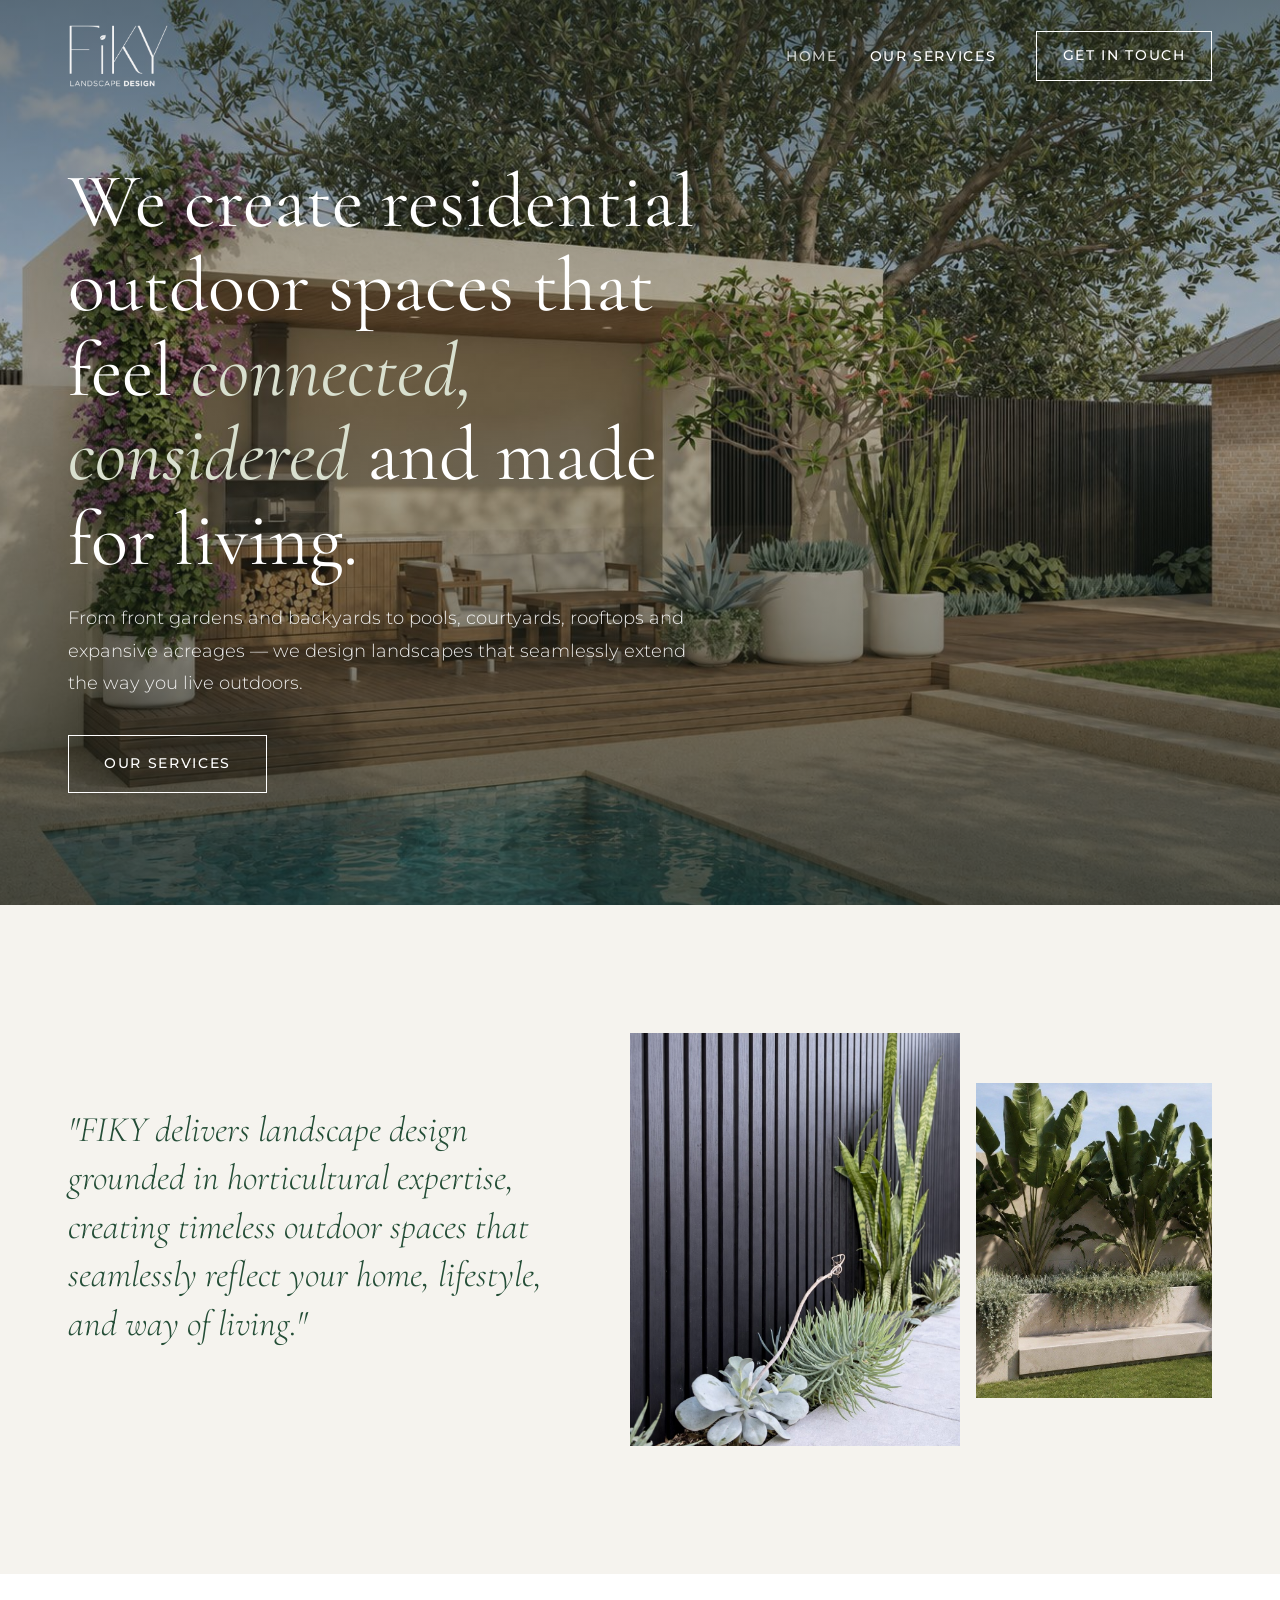
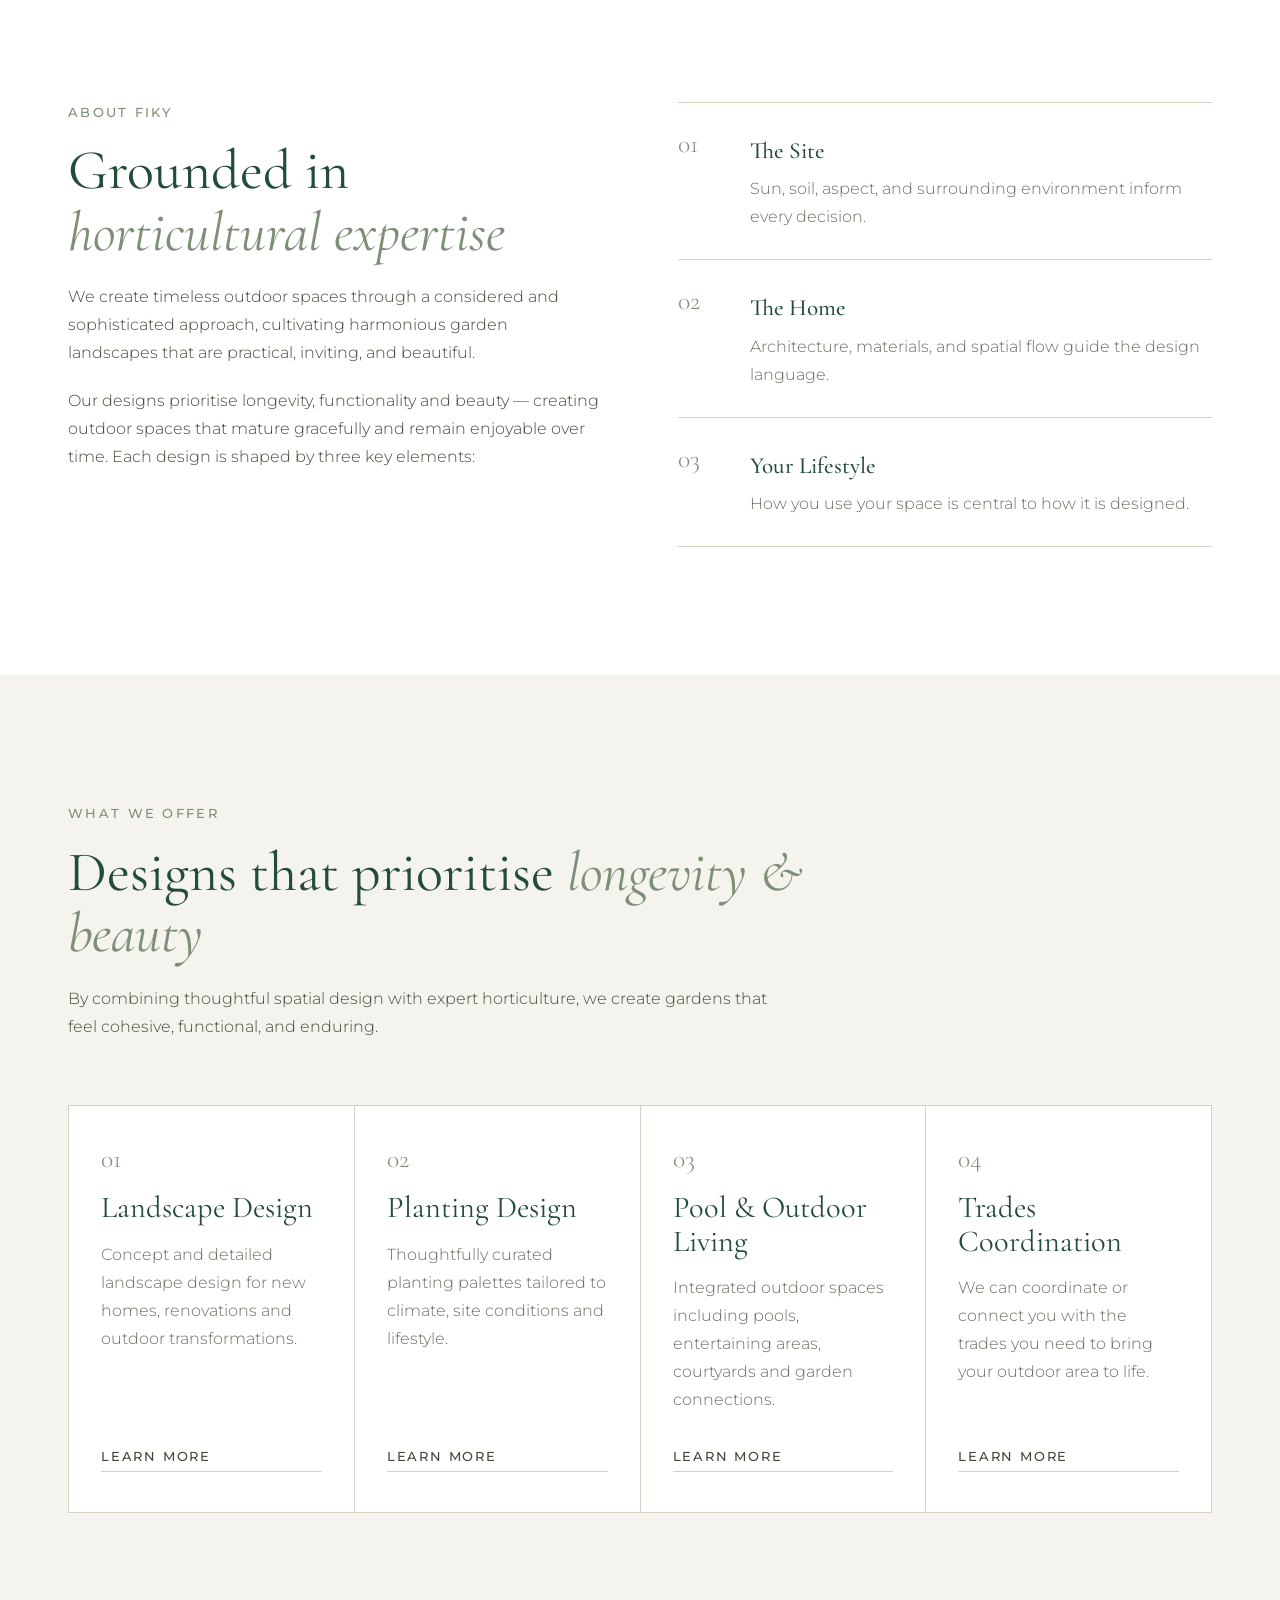
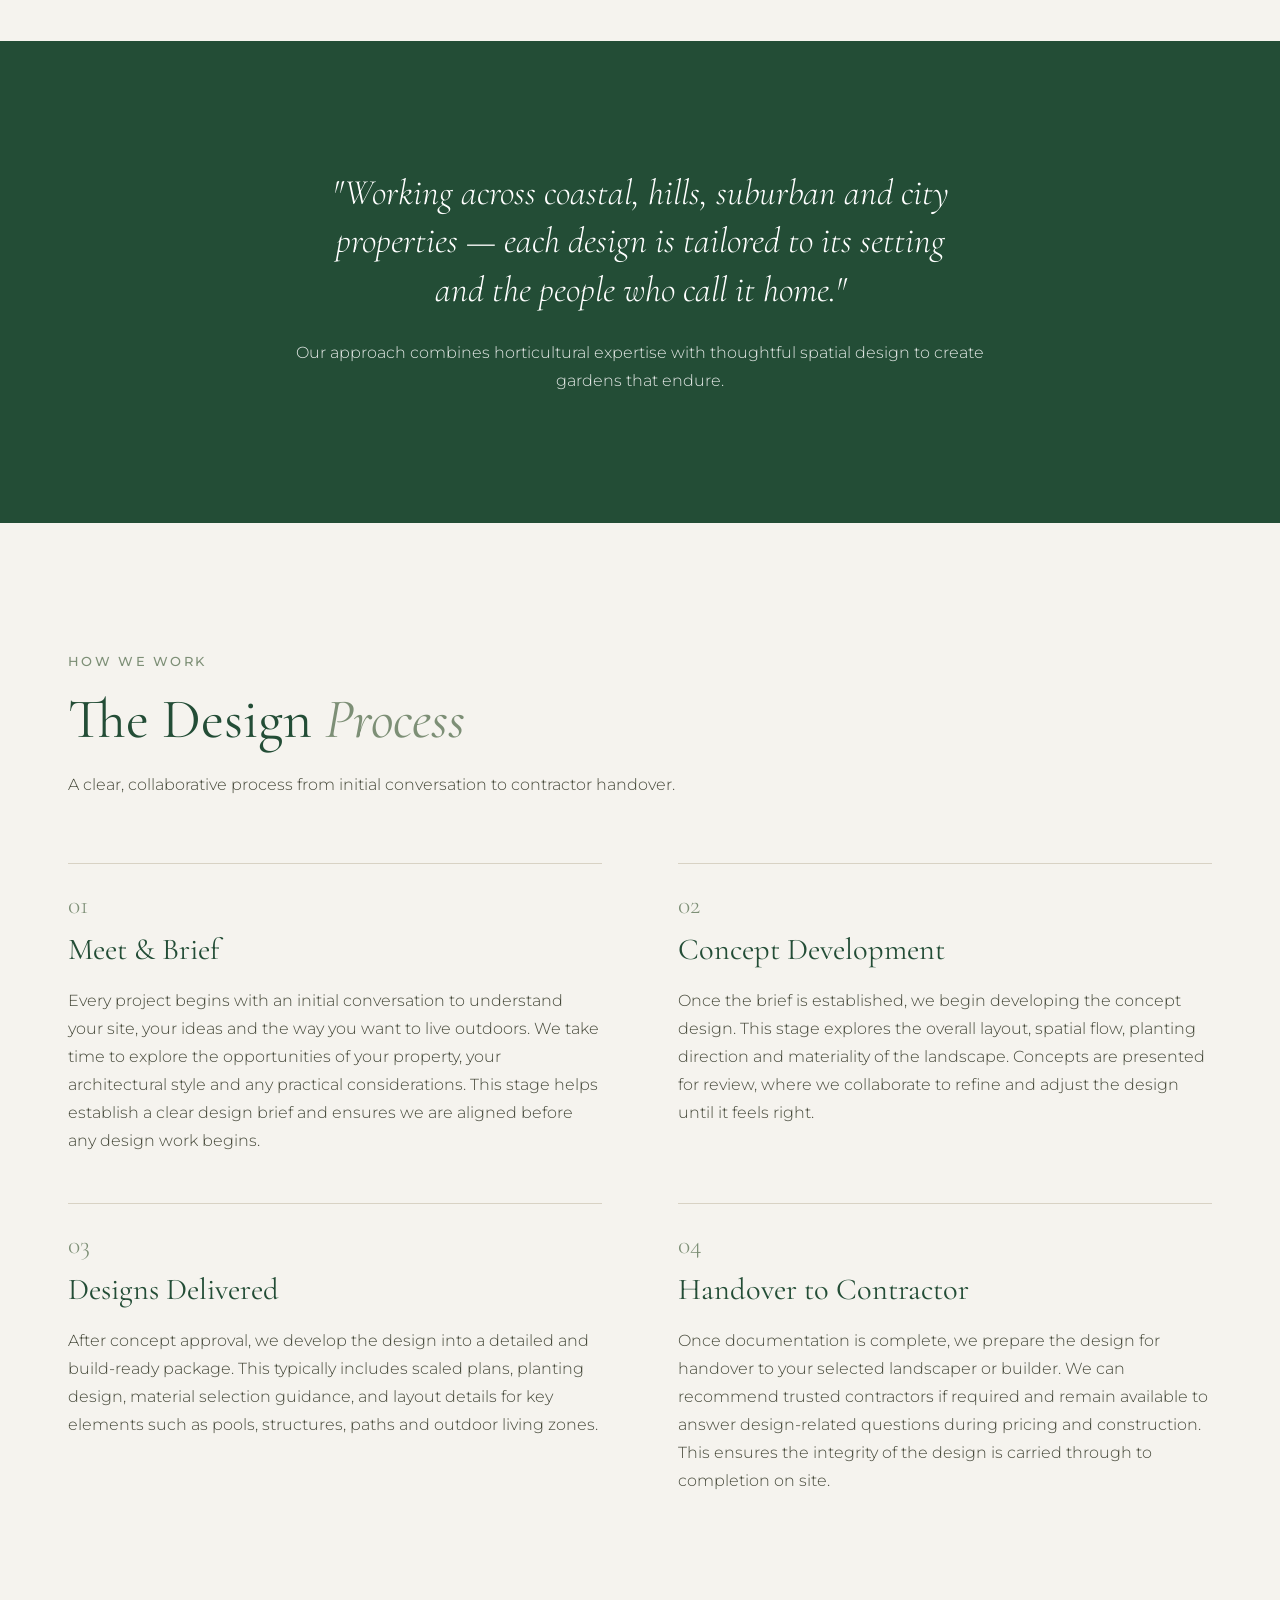
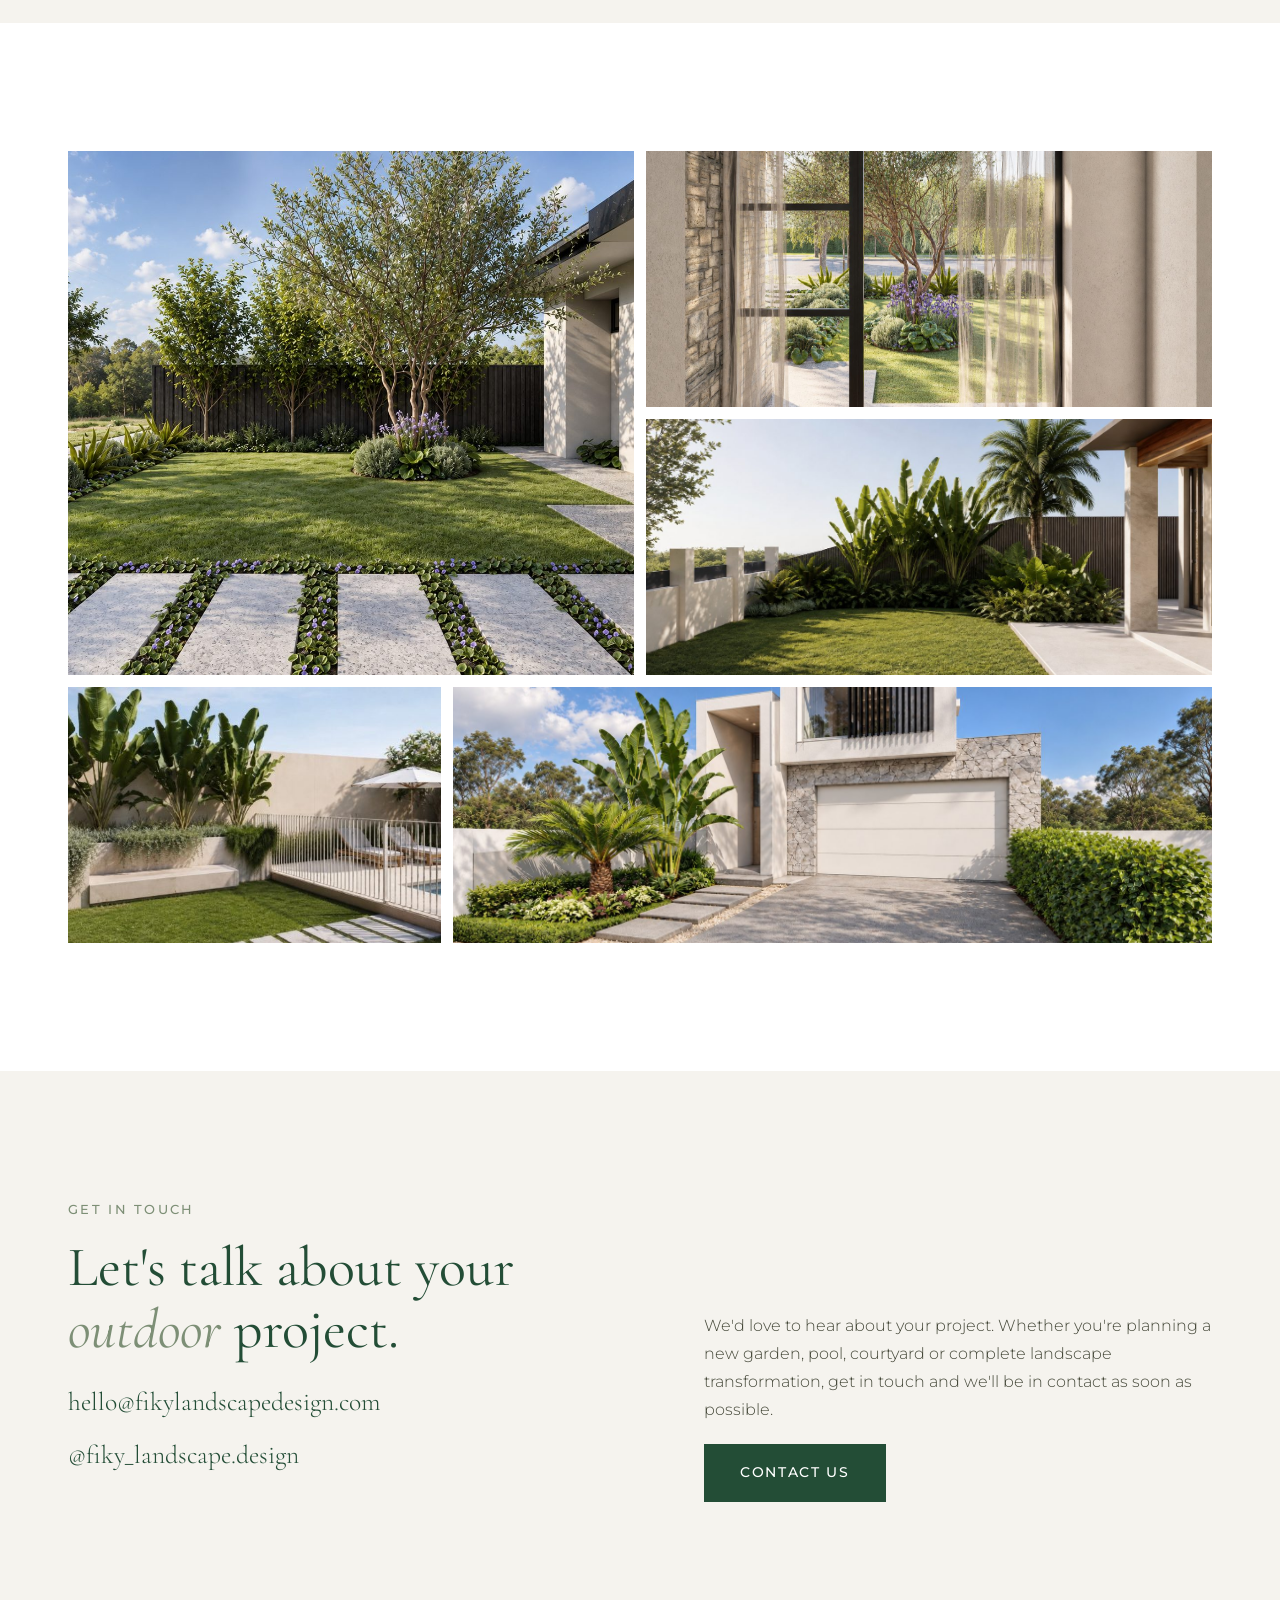
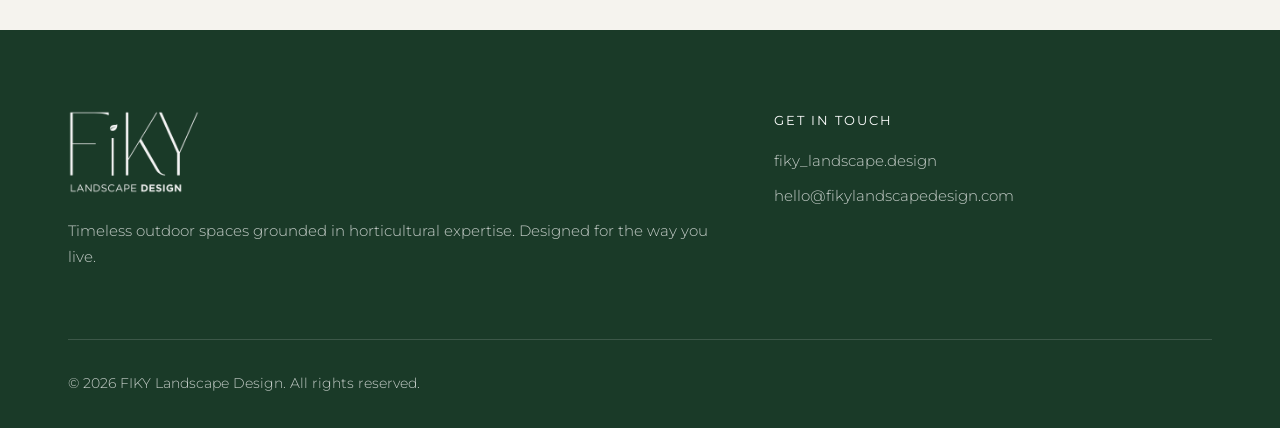
<file: index.html>
<!doctype html>
<html lang="en-AU">
<head>
<meta charset="utf-8">
<meta name="viewport" content="width=device-width, initial-scale=1">
<title>FIKY Landscape Design – We create residential outdoor spaces that feel welcoming, considered and made for living.</title>
<meta name="description" content="We create residential outdoor spaces that feel connected, considered and made for living. Landscape design for front gardens, backyards, pools, courtyards, rooftops and acreages across South Australia.">
<link rel="canonical" href="https://fikylandscapedesign.com/">
<meta property="og:type" content="website">
<meta property="og:site_name" content="FIKY Landscape Design">
<meta property="og:title" content="FIKY Landscape Design">
<meta property="og:description" content="We create residential outdoor spaces that feel connected, considered and made for living. Landscape design for front gardens, backyards, pools, courtyards, rooftops and acreages across South Australia.">
<meta property="og:url" content="https://fikylandscapedesign.com/">
<meta property="og:image" content="https://fikylandscapedesign.com/og-image.jpg">
<meta property="og:image:width" content="1200">
<meta property="og:image:height" content="630">
<meta name="twitter:card" content="summary_large_image">
<link rel="icon" type="image/png" href="/favicon.png">
<link rel="apple-touch-icon" href="/apple-touch-icon.png">
<meta name="theme-color" content="#234d36">
<link rel="preconnect" href="https://fonts.googleapis.com">
<link rel="preconnect" href="https://fonts.gstatic.com" crossorigin>
<link href="https://fonts.googleapis.com/css2?family=Cormorant+Garamond:ital,wght@0,400;0,500;1,400;1,500&family=Montserrat:wght@300;400;500;600&display=swap" rel="stylesheet">
<link rel="stylesheet" href="/styles.css">
<!-- Google Analytics 4 -->
<script async src="https://www.googletagmanager.com/gtag/js?id=G-3CTC7P4EQV"></script>
<script>
  window.dataLayer = window.dataLayer || [];
  function gtag(){dataLayer.push(arguments);}
  gtag('js', new Date());
  gtag('config', 'G-3CTC7P4EQV');
</script>
<!-- Microsoft Clarity -->
<script type="text/javascript">
    (function(c,l,a,r,i,t,y){
        c[a]=c[a]||function(){(c[a].q=c[a].q||[]).push(arguments)};
        t=l.createElement(r);t.async=1;t.src="https://www.clarity.ms/tag/"+i;
        y=l.getElementsByTagName(r)[0];y.parentNode.insertBefore(t,y);
    })(window, document, "clarity", "script", "yqmq55ql16");
</script>
</head>
<body>
<a class="skip-link" href="#content">Skip to main content</a>
<header class="site-header">
  <div class="wrap">
    <a class="logo" href="/" aria-label="FIKY Landscape Design home"><img class="logo-white" src="/logo-white.png" alt="FIKY Landscape Design" width="101" height="64"><img class="logo-green" src="/logo-green.png" alt="" aria-hidden="true" width="101" height="64"></a>
    <button class="nav-toggle" aria-label="Menu" aria-expanded="false" aria-controls="site-nav"><span></span><span></span><span></span></button>
    <nav class="nav" id="site-nav" aria-label="Main">
      <ul>
        <li><a href="/" aria-current="page">Home</a></li>
        <li><a href="/our-services/">Our Services</a></li>
      </ul>
      <a class="btn btn--light" href="/contact-us/">Get In Touch</a>
    </nav>
  </div>
</header>
<main id="content">

<section class="hero" style="background-image:url('/pool-cabana-outdoor-kitchen.jpg')">
  <div class="wrap">
    <h1>We create residential outdoor spaces that feel <em>connected, considered</em> and made for living.</h1>
    <p>From front gardens and backyards to pools, courtyards, rooftops and expansive acreages — we design landscapes that seamlessly extend the way you live outdoors.</p>
    <a class="btn btn--light" href="/our-services/">Our Services</a>
  </div>
</section>

<section class="section">
  <div class="wrap intro">
    <blockquote class="quote">"FIKY delivers landscape design grounded in horticultural expertise, creating timeless outdoor spaces that seamlessly reflect your home, lifestyle, and way of living."</blockquote>
    <div class="intro-images">
      <img src="/succulents-black-batten-fence.jpg" alt="Succulents and mother-in-law's tongue against a black batten fence" loading="lazy">
      <img src="/strelitzia-planter-bench.jpg" alt="Strelitzia above a rendered planter with built-in bench seat" loading="lazy">
    </div>
  </div>
</section>

<section class="section section--white">
  <div class="wrap about">
    <div>
      <span class="eyebrow">About FIKY</span>
      <h2>Grounded in <em>horticultural expertise</em></h2>
      <p>We create timeless outdoor spaces through a considered and sophisticated approach, cultivating harmonious garden landscapes that are practical, inviting, and beautiful.</p>
      <p>Our designs prioritise longevity, functionality and beauty — creating outdoor spaces that mature gracefully and remain enjoyable over time. Each design is shaped by three key elements:</p>
    </div>
    <ul class="elements">
      <li><span class="num">01</span><div><strong>The Site</strong><p>Sun, soil, aspect, and surrounding environment inform every decision.</p></div></li>
      <li><span class="num">02</span><div><strong>The Home</strong><p>Architecture, materials, and spatial flow guide the design language.</p></div></li>
      <li><span class="num">03</span><div><strong>Your Lifestyle</strong><p>How you use your space is central to how it is designed.</p></div></li>
    </ul>
  </div>
</section>

<section class="section">
  <div class="wrap">
    <div class="section-head">
      <span class="eyebrow">What We Offer</span>
      <h2>Designs that prioritise <em>longevity &amp; beauty</em></h2>
      <p>By combining thoughtful spatial design with expert horticulture, we create gardens that feel cohesive, functional, and enduring.</p>
    </div>
    <div class="offer-grid">
      <article class="offer"><span class="num">01</span><h3>Landscape Design</h3><p>Concept and detailed landscape design for new homes, renovations and outdoor transformations.</p><a class="text-link" href="/our-services/">Learn More</a></article>
      <article class="offer"><span class="num">02</span><h3>Planting Design</h3><p>Thoughtfully curated planting palettes tailored to climate, site conditions and lifestyle.</p><a class="text-link" href="/our-services/">Learn More</a></article>
      <article class="offer"><span class="num">03</span><h3>Pool &amp; Outdoor Living</h3><p>Integrated outdoor spaces including pools, entertaining areas, courtyards and garden connections.</p><a class="text-link" href="/our-services/">Learn More</a></article>
      <article class="offer"><span class="num">04</span><h3>Trades Coordination</h3><p>We can coordinate or connect you with the trades you need to bring your outdoor area to life.</p><a class="text-link" href="/our-services/">Learn More</a></article>
    </div>
  </div>
</section>

<section class="section section--forest statement">
  <div class="wrap">
    <p class="quote">"Working across coastal, hills, suburban and city properties — each design is tailored to its setting and the people who call it home."</p>
    <p>Our approach combines horticultural expertise with thoughtful spatial design to create gardens that endure.</p>
  </div>
</section>

<section class="section">
  <div class="wrap">
    <div class="section-head">
      <span class="eyebrow">How We Work</span>
      <h2>The Design <em>Process</em></h2>
      <p>A clear, collaborative process from initial conversation to contractor handover.</p>
    </div>
    <ol class="process">
      <li><span class="num">01</span><h3>Meet &amp; Brief</h3><p>Every project begins with an initial conversation to understand your site, your ideas and the way you want to live outdoors. We take time to explore the opportunities of your property, your architectural style and any practical considerations. This stage helps establish a clear design brief and ensures we are aligned before any design work begins.</p></li>
      <li><span class="num">02</span><h3>Concept Development</h3><p>Once the brief is established, we begin developing the concept design. This stage explores the overall layout, spatial flow, planting direction and materiality of the landscape. Concepts are presented for review, where we collaborate to refine and adjust the design until it feels right.</p></li>
      <li><span class="num">03</span><h3>Designs Delivered</h3><p>After concept approval, we develop the design into a detailed and build-ready package. This typically includes scaled plans, planting design, material selection guidance, and layout details for key elements such as pools, structures, paths and outdoor living zones.</p></li>
      <li><span class="num">04</span><h3>Handover to Contractor</h3><p>Once documentation is complete, we prepare the design for handover to your selected landscaper or builder. We can recommend trusted contractors if required and remain available to answer design-related questions during pricing and construction. This ensures the integrity of the design is carried through to completion on site.</p></li>
    </ol>
  </div>
</section>

<section class="section section--white" aria-label="Project gallery">
  <div class="wrap">
  <div class="gallery">
    <img src="/daw-park-side-garden.jpg" alt="FIKY landscape design project 1" loading="lazy">
    <img src="/daw-park-view-from-inside.jpg" alt="FIKY landscape design project 2" loading="lazy">
    <img src="/tropical-lawn-palm-garden.jpg" alt="FIKY landscape design project 3" loading="lazy">
    <img src="/pool-fence-strelitzia.jpg" alt="FIKY landscape design project 4" loading="lazy">
    <img src="/modern-facade-tropical-entry.jpg" alt="FIKY landscape design project 5" loading="lazy">
  </div>
  </div>
</section>

<section class="section">
  <div class="wrap contact-band">
    <div>
      <span class="eyebrow">Get in Touch</span>
      <h2>Let's talk about your <em>outdoor</em> project.</h2>
      <ul class="contact-links">
        <li><a href="mailto:hello@fikylandscapedesign.com">hello@fikylandscapedesign.com</a></li>
        <li><a href="https://www.instagram.com/fiky_landscape.design/" target="_blank" rel="noopener">@fiky_landscape.design</a></li>
      </ul>
    </div>
    <div>
      <p>We'd love to hear about your project. Whether you're planning a new garden, pool, courtyard or complete landscape transformation, get in touch and we'll be in contact as soon as possible.</p>
      <a class="btn" href="/contact-us/">Contact Us</a>
    </div>
  </div>
</section>
</main>
<footer class="site-footer">
  <div class="wrap">
    <div class="footer-grid">
      <div>
        <img src="/logo-white.png" alt="FIKY Landscape Design" width="132" height="84" loading="lazy">
        <p>Timeless outdoor spaces grounded in horticultural expertise. Designed for the way you live.</p>
      </div>
      <div>
        <h4>Get In Touch</h4>
        <ul>
          <li><a href="https://www.instagram.com/fiky_landscape.design/" target="_blank" rel="noopener">fiky_landscape.design</a></li>
          <li><a href="mailto:hello@fikylandscapedesign.com">hello@fikylandscapedesign.com</a></li>
        </ul>
      </div>
    </div>
    <p class="copyright">&copy; <span data-year>2026</span> FIKY Landscape Design. All rights reserved.</p>
  </div>
</footer>
<script src="/main.js" defer></script>
</body>
</html>
</file>
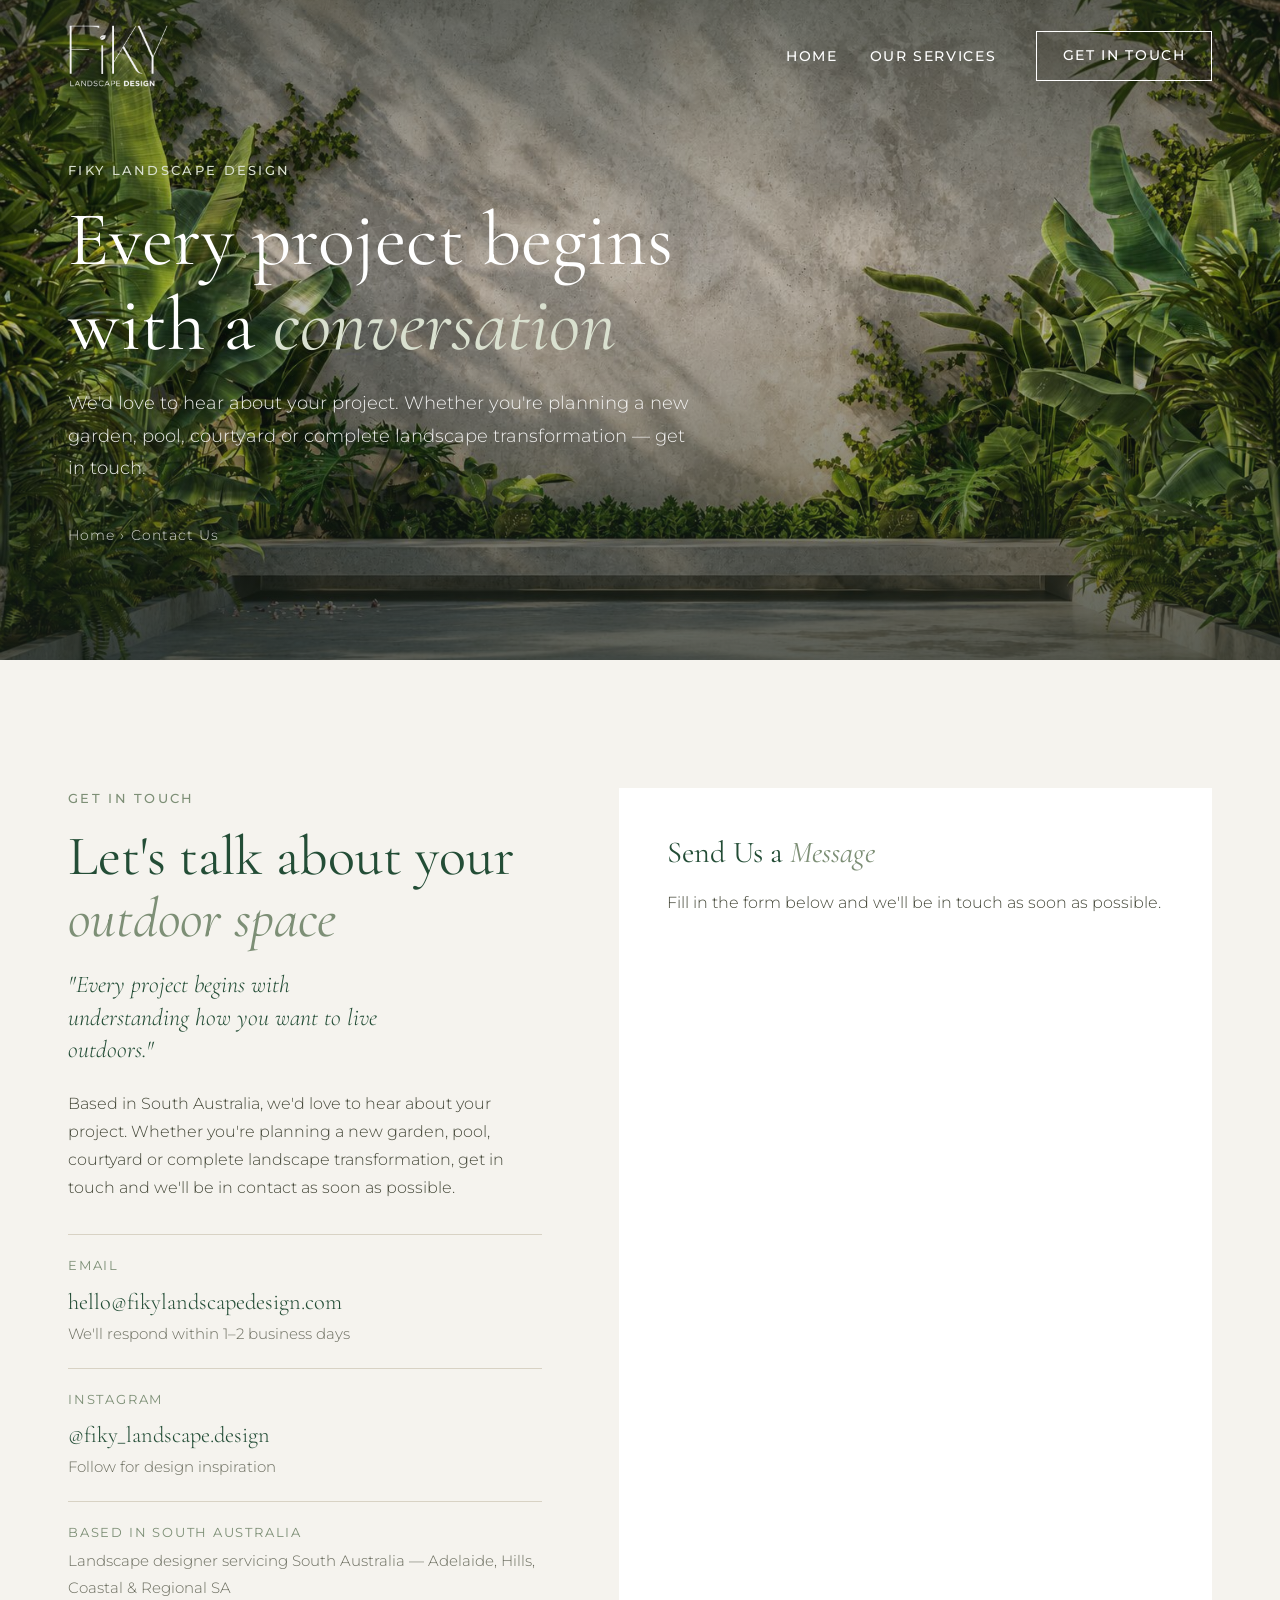
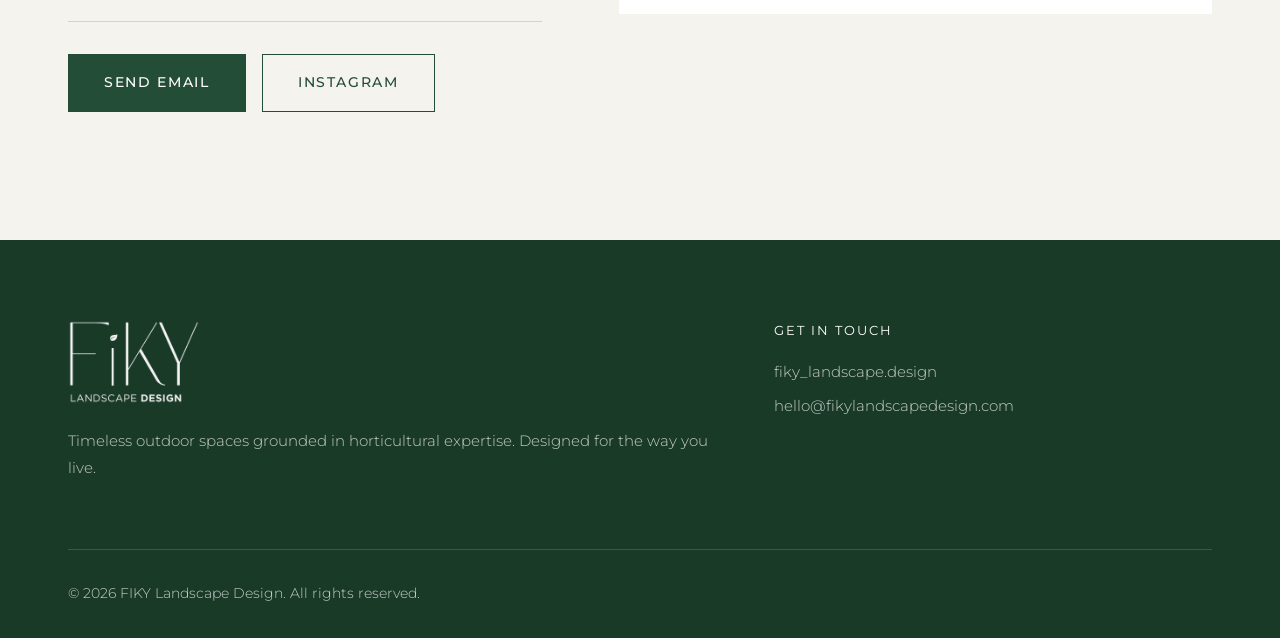
<file: contact-us.html>
<!doctype html>
<html lang="en-AU">
<head>
<meta charset="utf-8">
<meta name="viewport" content="width=device-width, initial-scale=1">
<title>Contact Us – FIKY Landscape Design</title>
<meta name="description" content="Every project begins with a conversation. Landscape designer servicing South Australia: Adelaide, Hills, Coastal and Regional SA.">
<link rel="canonical" href="https://fikylandscapedesign.com/contact-us/">
<meta property="og:type" content="website">
<meta property="og:site_name" content="FIKY Landscape Design">
<meta property="og:title" content="Contact Us">
<meta property="og:description" content="Every project begins with a conversation. Landscape designer servicing South Australia: Adelaide, Hills, Coastal and Regional SA.">
<meta property="og:url" content="https://fikylandscapedesign.com/contact-us/">
<meta property="og:image" content="https://fikylandscapedesign.com/og-image.jpg">
<meta property="og:image:width" content="1200">
<meta property="og:image:height" content="630">
<meta name="twitter:card" content="summary_large_image">
<link rel="icon" type="image/png" href="/favicon.png">
<link rel="apple-touch-icon" href="/apple-touch-icon.png">
<meta name="theme-color" content="#234d36">
<link rel="preconnect" href="https://fonts.googleapis.com">
<link rel="preconnect" href="https://fonts.gstatic.com" crossorigin>
<link href="https://fonts.googleapis.com/css2?family=Cormorant+Garamond:ital,wght@0,400;0,500;1,400;1,500&family=Montserrat:wght@300;400;500;600&display=swap" rel="stylesheet">
<link rel="stylesheet" href="/styles.css">
<!-- Google Analytics 4 -->
<script async src="https://www.googletagmanager.com/gtag/js?id=G-3CTC7P4EQV"></script>
<script>
  window.dataLayer = window.dataLayer || [];
  function gtag(){dataLayer.push(arguments);}
  gtag('js', new Date());
  gtag('config', 'G-3CTC7P4EQV');
</script>
<!-- Microsoft Clarity (heatmaps and recordings) -->
<script>
  (function(c,l,a,r,i,t,y){
    c[a]=c[a]||function(){(c[a].q=c[a].q||[]).push(arguments)};
    t=l.createElement(r);t.async=1;t.src="https://www.clarity.ms/tag/"+i;
    y=l.getElementsByTagName(r)[0];y.parentNode.insertBefore(t,y);
  })(window, document, "clarity", "script", "yqmq55ql16");
</script>
</head>
<body>
<a class="skip-link" href="#content">Skip to main content</a>
<header class="site-header">
  <div class="wrap">
    <a class="logo" href="/" aria-label="FIKY Landscape Design home"><img class="logo-white" src="/logo-white.png" alt="FIKY Landscape Design" width="101" height="64"><img class="logo-green" src="/logo-green.png" alt="" aria-hidden="true" width="101" height="64"></a>
    <button class="nav-toggle" aria-label="Menu" aria-expanded="false" aria-controls="site-nav"><span></span><span></span><span></span></button>
    <nav class="nav" id="site-nav" aria-label="Main">
      <ul>
        <li><a href="/">Home</a></li>
        <li><a href="/our-services/">Our Services</a></li>
      </ul>
      <a class="btn btn--light" href="/contact-us/">Get In Touch</a>
    </nav>
  </div>
</header>
<main id="content">

<section class="hero hero--page" style="background-image:url('/tropical-courtyard-render.jpg')">
  <div class="wrap">
    <span class="eyebrow">FIKY Landscape Design</span>
    <h1>Every project begins with a <em>conversation</em></h1>
    <p>We'd love to hear about your project. Whether you're planning a new garden, pool, courtyard or complete landscape transformation — get in touch.</p>
    <nav class="breadcrumb" aria-label="Breadcrumb"><a href="/">Home</a> &rsaquo; Contact Us</nav>
  </div>
</section>

<section class="section">
  <div class="wrap contact-grid">
    <div>
      <span class="eyebrow">Get in Touch</span>
      <h2>Let's talk about your <em>outdoor space</em></h2>
      <p class="quote" style="font-size:1.5rem">"Every project begins with understanding how you want to live outdoors."</p>
      <p>Based in South Australia, we'd love to hear about your project. Whether you're planning a new garden, pool, courtyard or complete landscape transformation, get in touch and we'll be in contact as soon as possible.</p>
      <ul class="details">
        <li><strong>Email</strong><a href="mailto:hello@fikylandscapedesign.com">hello@fikylandscapedesign.com</a><span>We'll respond within 1–2 business days</span></li>
        <li><strong>Instagram</strong><a href="https://www.instagram.com/fiky_landscape.design/" target="_blank" rel="noopener">@fiky_landscape.design</a><span>Follow for design inspiration</span></li>
        <li><strong>Based in South Australia</strong><span>Landscape designer servicing South Australia — Adelaide, Hills, Coastal &amp; Regional SA</span></li>
      </ul>
      <div class="btn-row">
        <a class="btn" href="mailto:hello@fikylandscapedesign.com">Send Email</a>
        <a class="btn btn--ghost" href="https://www.instagram.com/fiky_landscape.design/" target="_blank" rel="noopener">Instagram</a>
      </div>
    </div>
    <div class="form-card">
      <h3>Send Us a <em>Message</em></h3>
      <p>Fill in the form below and we'll be in touch as soon as possible.</p>
      <!-- Tally form: tally.so/r/A71jjy -->
      <iframe data-tally-src="https://tally.so/embed/A71jjy?alignLeft=1&amp;hideTitle=1&amp;transparentBackground=1&amp;dynamicHeight=1" loading="lazy" width="100%" height="620" frameborder="0" marginheight="0" marginwidth="0" title="Send us a message"></iframe>
      <noscript><p>Please email <a href="mailto:hello@fikylandscapedesign.com">hello@fikylandscapedesign.com</a>.</p></noscript>
    </div>
  </div>
</section>
</main>
<footer class="site-footer">
  <div class="wrap">
    <div class="footer-grid">
      <div>
        <img src="/logo-white.png" alt="FIKY Landscape Design" width="132" height="84" loading="lazy">
        <p>Timeless outdoor spaces grounded in horticultural expertise. Designed for the way you live.</p>
      </div>
      <div>
        <h4>Get In Touch</h4>
        <ul>
          <li><a href="https://www.instagram.com/fiky_landscape.design/" target="_blank" rel="noopener">fiky_landscape.design</a></li>
          <li><a href="mailto:hello@fikylandscapedesign.com">hello@fikylandscapedesign.com</a></li>
        </ul>
      </div>
    </div>
    <p class="copyright">&copy; <span data-year>2026</span> FIKY Landscape Design. All rights reserved.</p>
  </div>
</footer>
<script src="/main.js" defer></script>
</body>
</html>
</file>
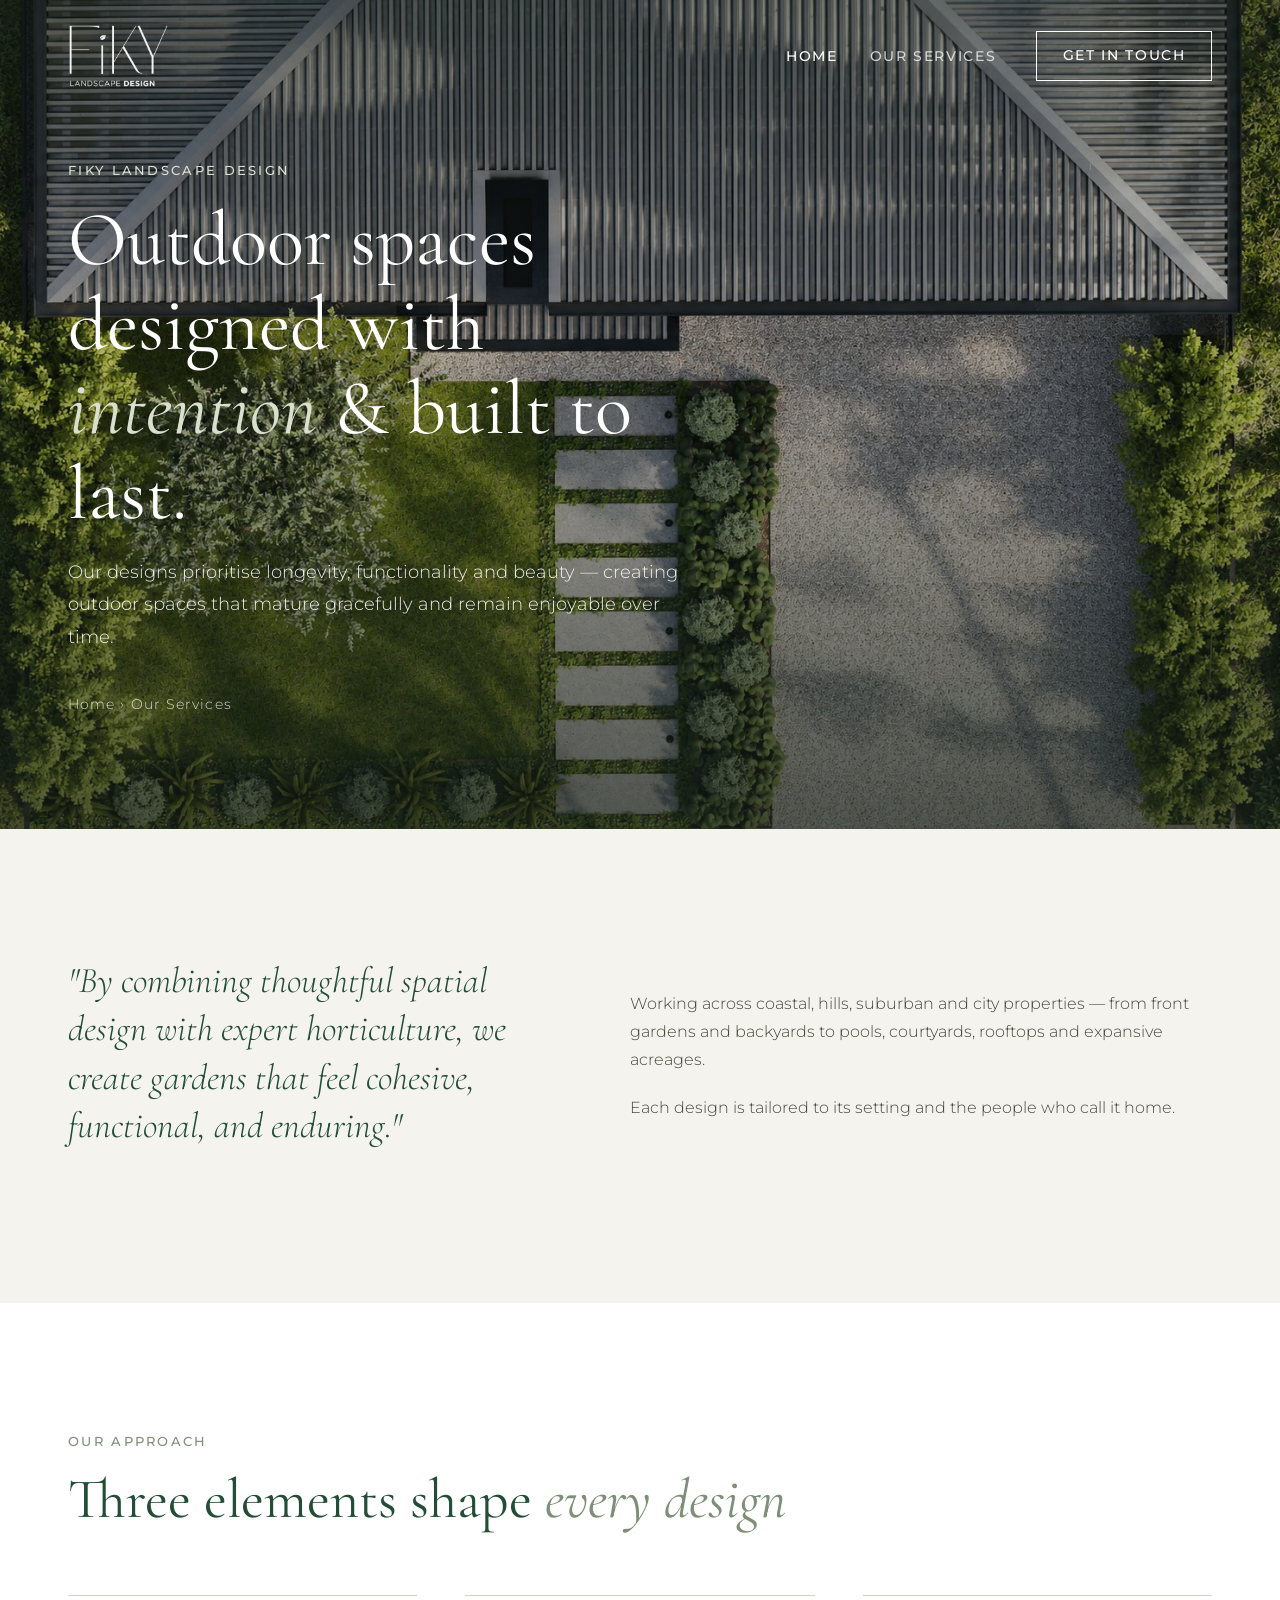
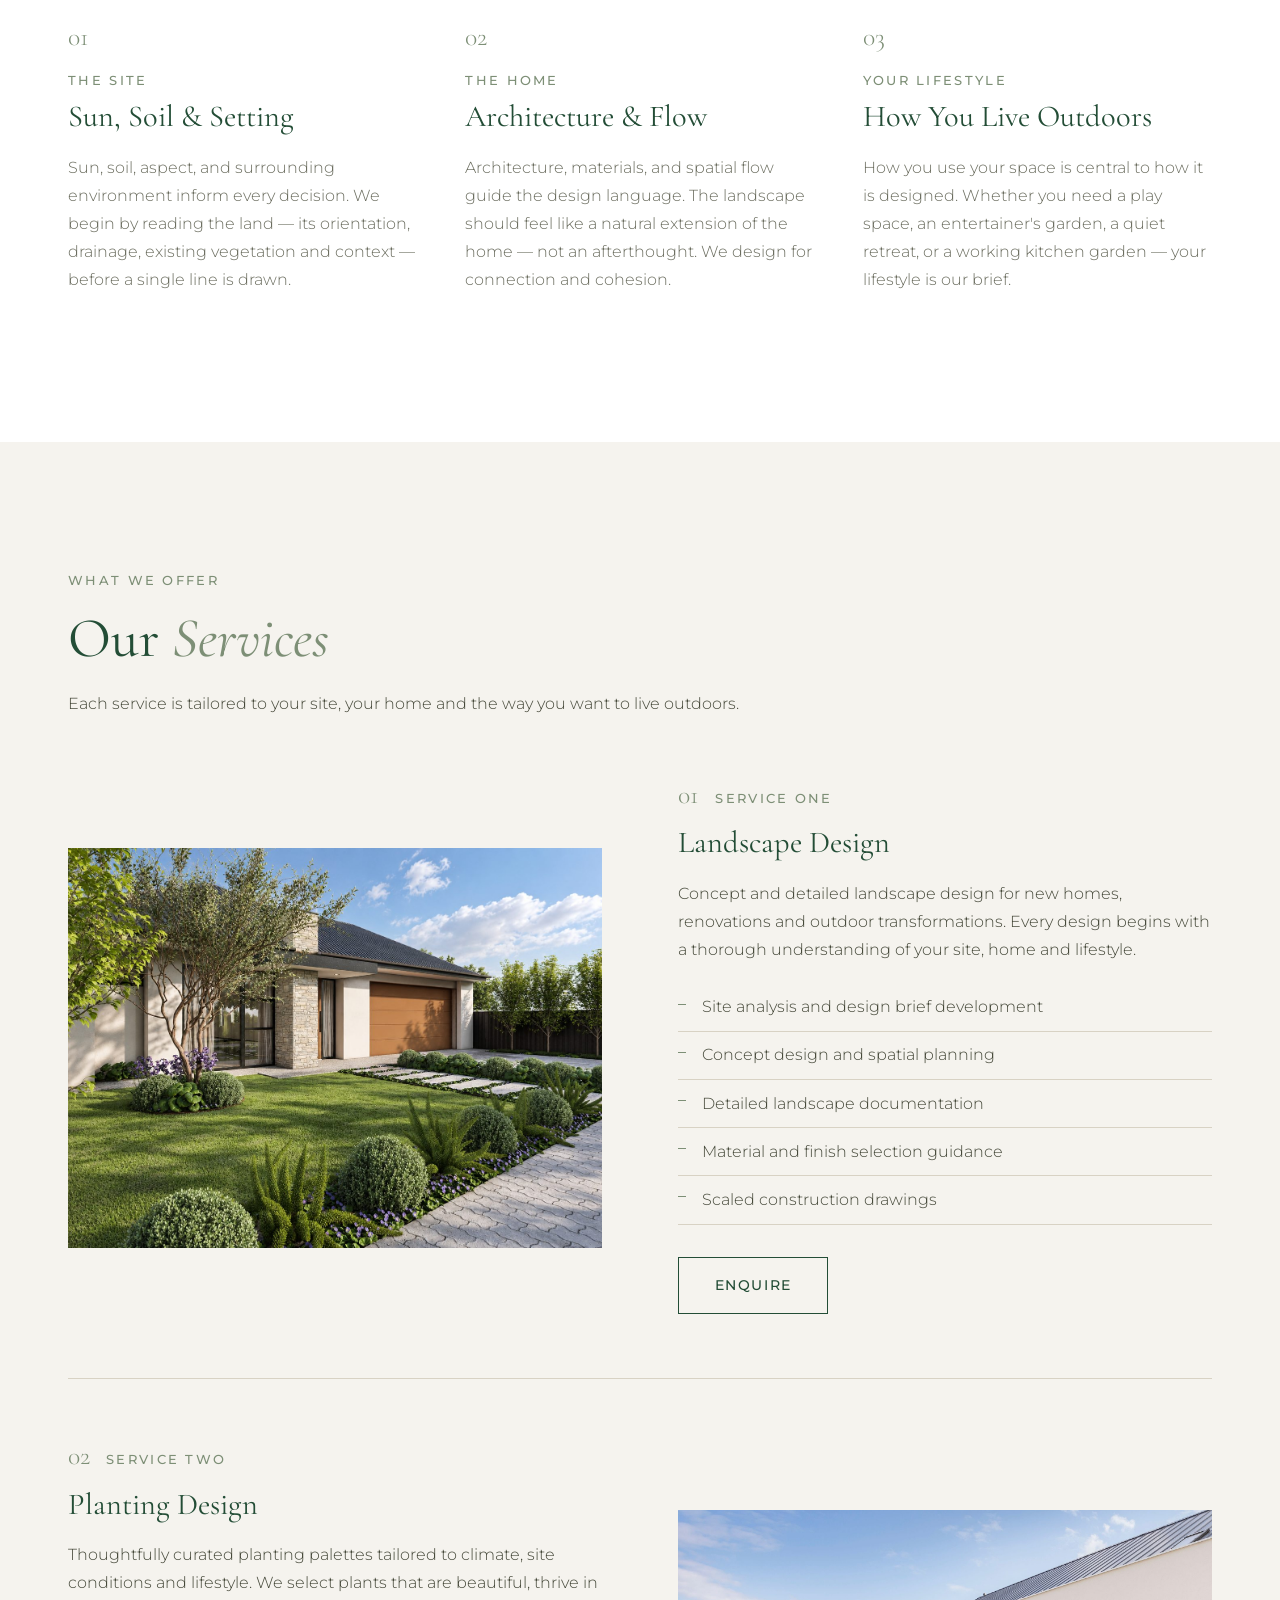
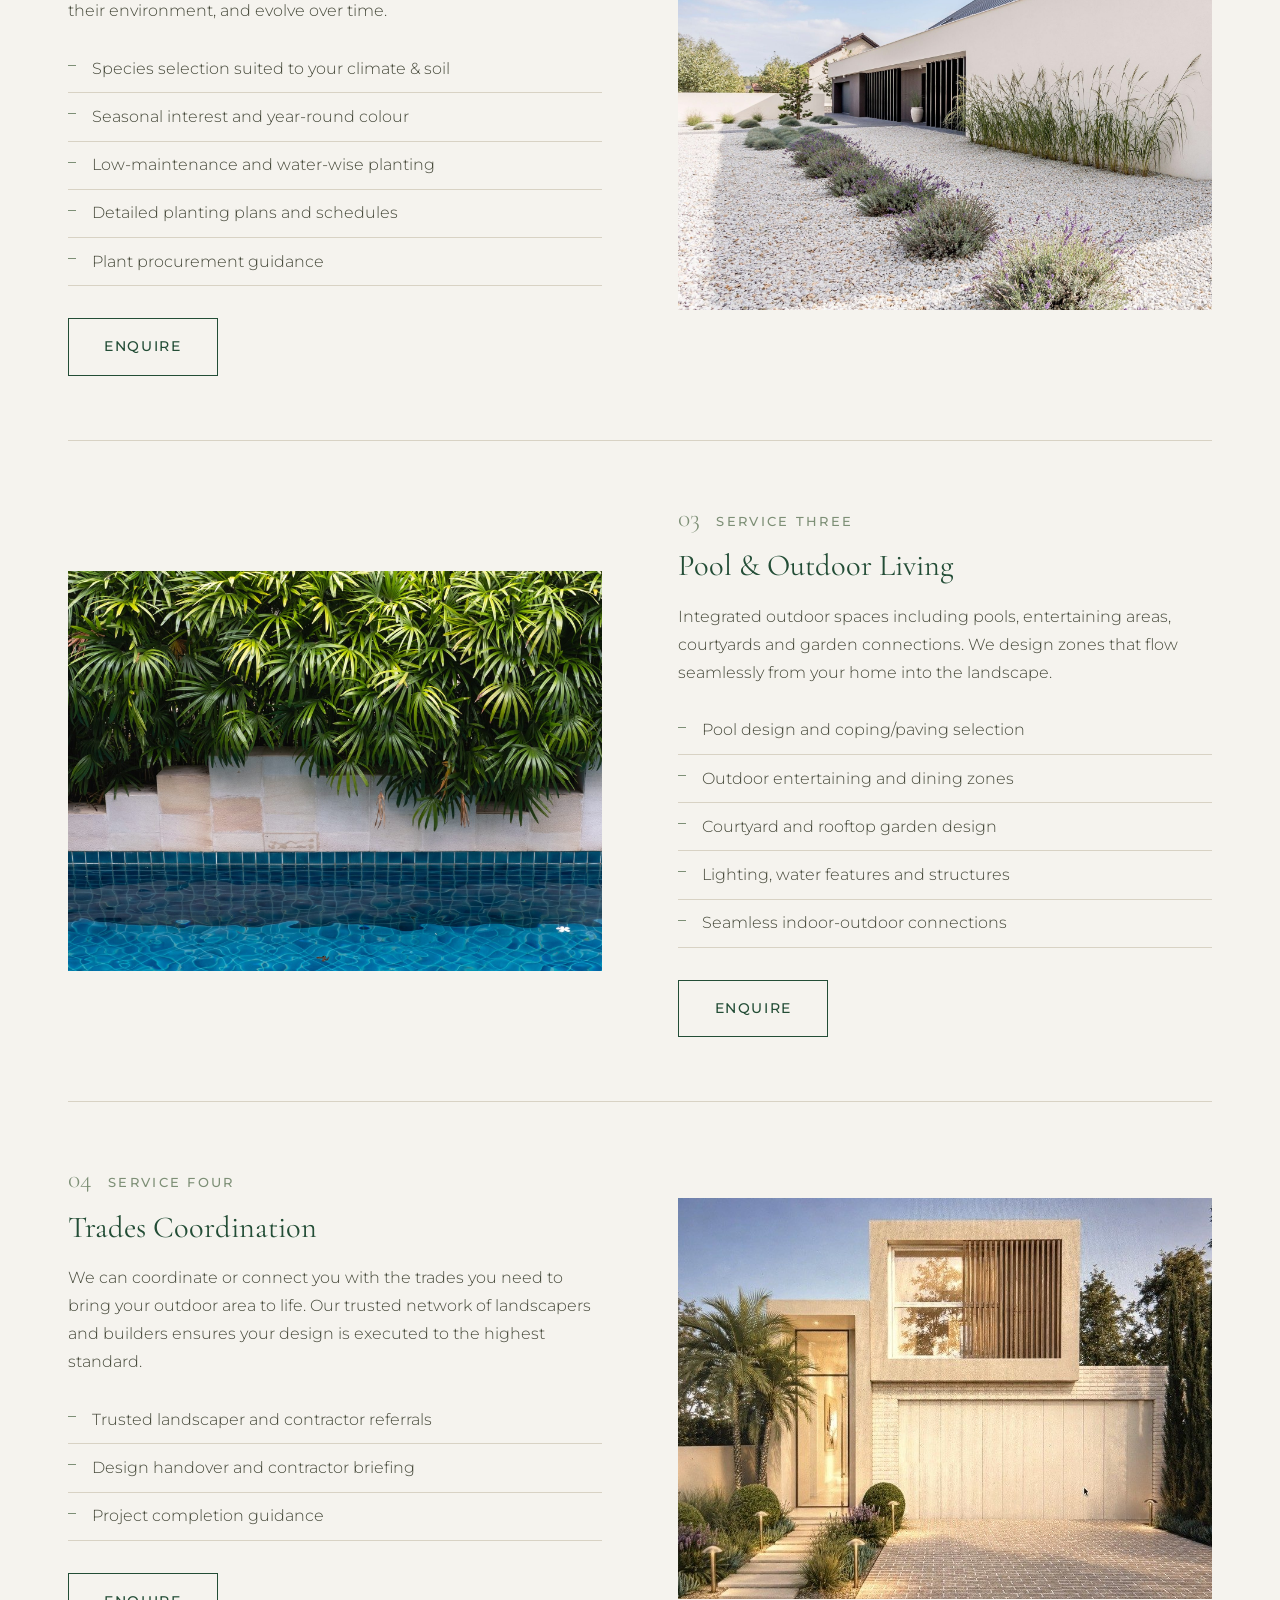
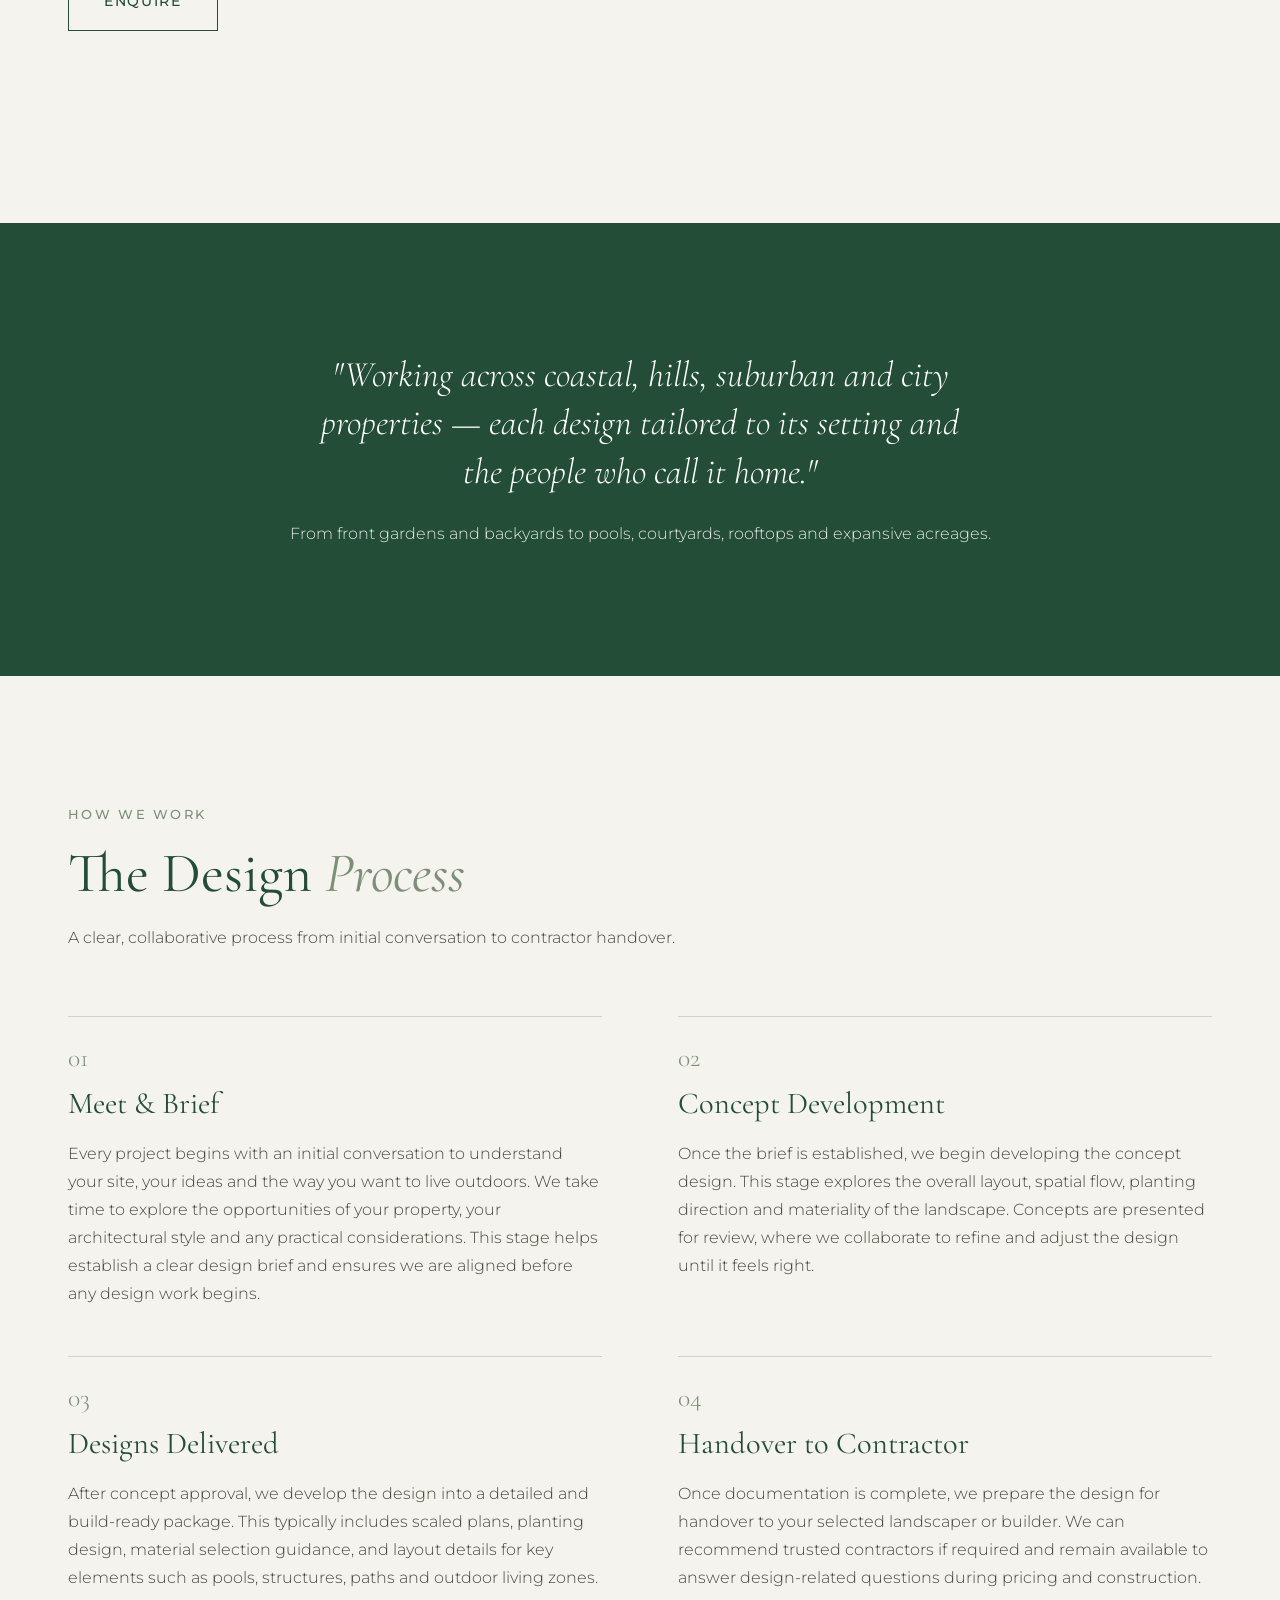
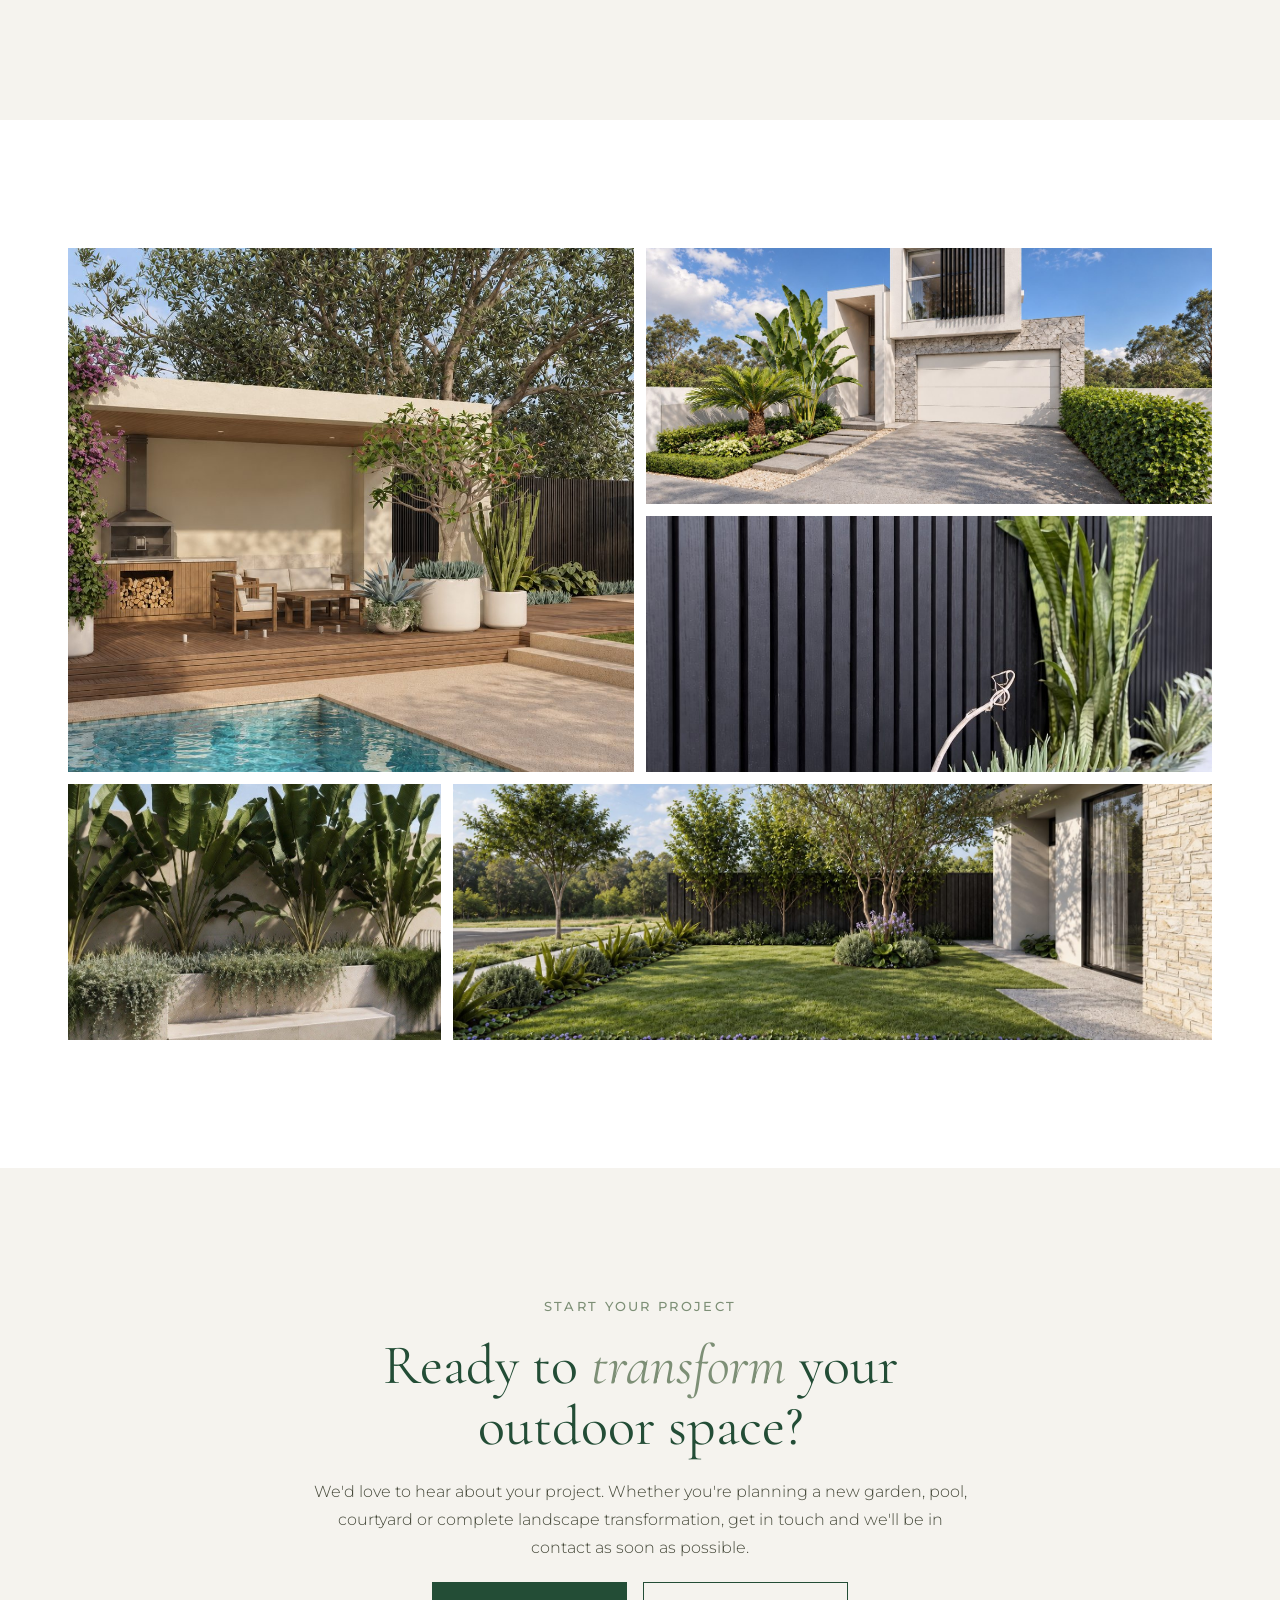
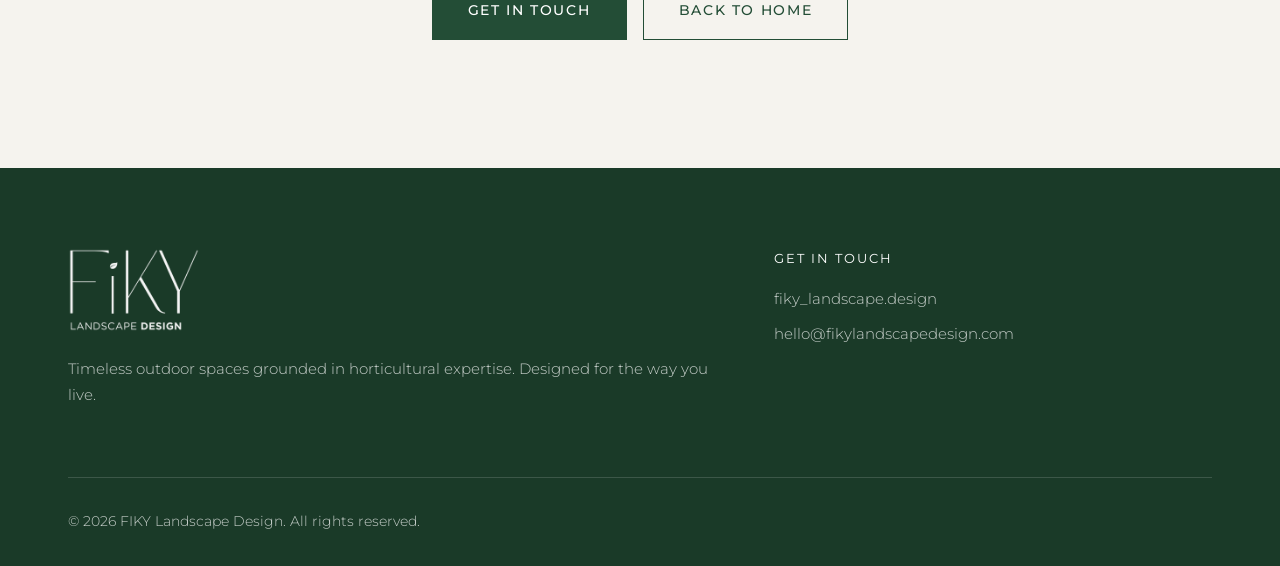
<file: our-services.html>
<!doctype html>
<html lang="en-AU">
<head>
<meta charset="utf-8">
<meta name="viewport" content="width=device-width, initial-scale=1">
<title>Our Services – FIKY Landscape Design</title>
<meta name="description" content="Landscape design, planting design, pool and outdoor living, and trades coordination. Outdoor spaces designed with intention and built to last.">
<link rel="canonical" href="https://fikylandscapedesign.com/our-services/">
<meta property="og:type" content="website">
<meta property="og:site_name" content="FIKY Landscape Design">
<meta property="og:title" content="Our Services">
<meta property="og:description" content="Landscape design, planting design, pool and outdoor living, and trades coordination. Outdoor spaces designed with intention and built to last.">
<meta property="og:url" content="https://fikylandscapedesign.com/our-services/">
<meta property="og:image" content="https://fikylandscapedesign.com/og-image.jpg">
<meta property="og:image:width" content="1200">
<meta property="og:image:height" content="630">
<meta name="twitter:card" content="summary_large_image">
<link rel="icon" type="image/png" href="/favicon.png">
<link rel="apple-touch-icon" href="/apple-touch-icon.png">
<meta name="theme-color" content="#234d36">
<link rel="preconnect" href="https://fonts.googleapis.com">
<link rel="preconnect" href="https://fonts.gstatic.com" crossorigin>
<link href="https://fonts.googleapis.com/css2?family=Cormorant+Garamond:ital,wght@0,400;0,500;1,400;1,500&family=Montserrat:wght@300;400;500;600&display=swap" rel="stylesheet">
<link rel="stylesheet" href="/styles.css">
<!-- Google Analytics 4 -->
<script async src="https://www.googletagmanager.com/gtag/js?id=G-3CTC7P4EQV"></script>
<script>
  window.dataLayer = window.dataLayer || [];
  function gtag(){dataLayer.push(arguments);}
  gtag('js', new Date());
  gtag('config', 'G-3CTC7P4EQV');
</script>
<!-- Microsoft Clarity -->
<script type="text/javascript">
    (function(c,l,a,r,i,t,y){
        c[a]=c[a]||function(){(c[a].q=c[a].q||[]).push(arguments)};
        t=l.createElement(r);t.async=1;t.src="https://www.clarity.ms/tag/"+i;
        y=l.getElementsByTagName(r)[0];y.parentNode.insertBefore(t,y);
    })(window, document, "clarity", "script", "yqmq55ql16");
</script>
</head>
<body>
<a class="skip-link" href="#content">Skip to main content</a>
<header class="site-header">
  <div class="wrap">
    <a class="logo" href="/" aria-label="FIKY Landscape Design home"><img class="logo-white" src="/logo-white.png" alt="FIKY Landscape Design" width="101" height="64"><img class="logo-green" src="/logo-green.png" alt="" aria-hidden="true" width="101" height="64"></a>
    <button class="nav-toggle" aria-label="Menu" aria-expanded="false" aria-controls="site-nav"><span></span><span></span><span></span></button>
    <nav class="nav" id="site-nav" aria-label="Main">
      <ul>
        <li><a href="/">Home</a></li>
        <li><a href="/our-services/" aria-current="page">Our Services</a></li>
      </ul>
      <a class="btn btn--light" href="/contact-us/">Get In Touch</a>
    </nav>
  </div>
</header>
<main id="content">

<section class="hero hero--page" style="background-image:url('/aerial-front-garden-plan.jpg')">
  <div class="wrap">
    <span class="eyebrow">FIKY Landscape Design</span>
    <h1>Outdoor spaces designed with <em>intention</em> &amp; built to last.</h1>
    <p>Our designs prioritise longevity, functionality and beauty — creating outdoor spaces that mature gracefully and remain enjoyable over time.</p>
    <nav class="breadcrumb" aria-label="Breadcrumb"><a href="/">Home</a> &rsaquo; Our Services</nav>
  </div>
</section>

<section class="section">
  <div class="wrap intro">
    <blockquote class="quote">"By combining thoughtful spatial design with expert horticulture, we create gardens that feel cohesive, functional, and enduring."</blockquote>
    <div>
      <p>Working across coastal, hills, suburban and city properties — from front gardens and backyards to pools, courtyards, rooftops and expansive acreages.</p>
      <p>Each design is tailored to its setting and the people who call it home.</p>
    </div>
  </div>
</section>

<section class="section section--white">
  <div class="wrap">
    <div class="section-head">
      <span class="eyebrow">Our Approach</span>
      <h2>Three elements shape <em>every design</em></h2>
    </div>
    <div class="approach-grid">
      <article><span class="num">01</span><span class="eyebrow">The Site</span><h3>Sun, Soil &amp; Setting</h3><p>Sun, soil, aspect, and surrounding environment inform every decision. We begin by reading the land — its orientation, drainage, existing vegetation and context — before a single line is drawn.</p></article>
      <article><span class="num">02</span><span class="eyebrow">The Home</span><h3>Architecture &amp; Flow</h3><p>Architecture, materials, and spatial flow guide the design language. The landscape should feel like a natural extension of the home — not an afterthought. We design for connection and cohesion.</p></article>
      <article><span class="num">03</span><span class="eyebrow">Your Lifestyle</span><h3>How You Live Outdoors</h3><p>How you use your space is central to how it is designed. Whether you need a play space, an entertainer's garden, a quiet retreat, or a working kitchen garden — your lifestyle is our brief.</p></article>
    </div>
  </div>
</section>

<section class="section">
  <div class="wrap">
    <div class="section-head">
      <span class="eyebrow">What We Offer</span>
      <h2>Our <em>Services</em></h2>
      <p>Each service is tailored to your site, your home and the way you want to live outdoors.</p>
    </div>
    <article class="service">
      <div class="service-img"><img src="/daw-park-front-garden.jpg" alt="Landscape Design" loading="lazy"></div>
      <div>
        <div class="service-label"><span class="num">01</span><span class="eyebrow">Service One</span></div>
        <h3>Landscape Design</h3>
        <p>Concept and detailed landscape design for new homes, renovations and outdoor transformations. Every design begins with a thorough understanding of your site, home and lifestyle.</p>
        <ul>
          <li>Site analysis and design brief development</li>
          <li>Concept design and spatial planning</li>
          <li>Detailed landscape documentation</li>
          <li>Material and finish selection guidance</li>
          <li>Scaled construction drawings</li>
        </ul>
        <a class="btn btn--ghost" href="/contact-us/">Enquire</a>
      </div>
    </article>
    <article class="service">
      <div class="service-img"><img src="/gravel-garden-lavender-grasses.jpg" alt="Planting Design" loading="lazy"></div>
      <div>
        <div class="service-label"><span class="num">02</span><span class="eyebrow">Service Two</span></div>
        <h3>Planting Design</h3>
        <p>Thoughtfully curated planting palettes tailored to climate, site conditions and lifestyle. We select plants that are beautiful, thrive in their environment, and evolve over time.</p>
        <ul>
          <li>Species selection suited to your climate &amp; soil</li>
          <li>Seasonal interest and year-round colour</li>
          <li>Low-maintenance and water-wise planting</li>
          <li>Detailed planting plans and schedules</li>
          <li>Plant procurement guidance</li>
        </ul>
        <a class="btn btn--ghost" href="/contact-us/">Enquire</a>
      </div>
    </article>
    <article class="service">
      <div class="service-img"><img src="/pool-lady-palms.jpg" alt="Pool &amp; Outdoor Living" loading="lazy"></div>
      <div>
        <div class="service-label"><span class="num">03</span><span class="eyebrow">Service Three</span></div>
        <h3>Pool &amp; Outdoor Living</h3>
        <p>Integrated outdoor spaces including pools, entertaining areas, courtyards and garden connections. We design zones that flow seamlessly from your home into the landscape.</p>
        <ul>
          <li>Pool design and coping/paving selection</li>
          <li>Outdoor entertaining and dining zones</li>
          <li>Courtyard and rooftop garden design</li>
          <li>Lighting, water features and structures</li>
          <li>Seamless indoor-outdoor connections</li>
        </ul>
        <a class="btn btn--ghost" href="/contact-us/">Enquire</a>
      </div>
    </article>
    <article class="service">
      <div class="service-img"><img src="/contemporary-facade-dusk-lighting.jpg" alt="Trades Coordination" loading="lazy"></div>
      <div>
        <div class="service-label"><span class="num">04</span><span class="eyebrow">Service Four</span></div>
        <h3>Trades Coordination</h3>
        <p>We can coordinate or connect you with the trades you need to bring your outdoor area to life. Our trusted network of landscapers and builders ensures your design is executed to the highest standard.</p>
        <ul>
          <li>Trusted landscaper and contractor referrals</li>
          <li>Design handover and contractor briefing</li>
          <li>Project completion guidance</li>
        </ul>
        <a class="btn btn--ghost" href="/contact-us/">Enquire</a>
      </div>
    </article>
  </div>
</section>

<section class="section section--forest statement">
  <div class="wrap">
    <p class="quote">"Working across coastal, hills, suburban and city properties — each design tailored to its setting and the people who call it home."</p>
    <p>From front gardens and backyards to pools, courtyards, rooftops and expansive acreages.</p>
  </div>
</section>

<section class="section">
  <div class="wrap">
    <div class="section-head">
      <span class="eyebrow">How We Work</span>
      <h2>The Design <em>Process</em></h2>
      <p>A clear, collaborative process from initial conversation to contractor handover.</p>
    </div>
    <ol class="process">
      <li><span class="num">01</span><h3>Meet &amp; Brief</h3><p>Every project begins with an initial conversation to understand your site, your ideas and the way you want to live outdoors. We take time to explore the opportunities of your property, your architectural style and any practical considerations. This stage helps establish a clear design brief and ensures we are aligned before any design work begins.</p></li>
      <li><span class="num">02</span><h3>Concept Development</h3><p>Once the brief is established, we begin developing the concept design. This stage explores the overall layout, spatial flow, planting direction and materiality of the landscape. Concepts are presented for review, where we collaborate to refine and adjust the design until it feels right.</p></li>
      <li><span class="num">03</span><h3>Designs Delivered</h3><p>After concept approval, we develop the design into a detailed and build-ready package. This typically includes scaled plans, planting design, material selection guidance, and layout details for key elements such as pools, structures, paths and outdoor living zones.</p></li>
      <li><span class="num">04</span><h3>Handover to Contractor</h3><p>Once documentation is complete, we prepare the design for handover to your selected landscaper or builder. We can recommend trusted contractors if required and remain available to answer design-related questions during pricing and construction.</p></li>
    </ol>
  </div>
</section>

<section class="section section--white" aria-label="Project gallery">
  <div class="wrap">
  <div class="gallery">
    <img src="/pool-cabana-outdoor-kitchen.jpg" alt="FIKY landscape design project 1" loading="lazy">
    <img src="/modern-facade-tropical-entry.jpg" alt="FIKY landscape design project 2" loading="lazy">
    <img src="/succulents-black-batten-fence.jpg" alt="FIKY landscape design project 3" loading="lazy">
    <img src="/strelitzia-planter-bench.jpg" alt="FIKY landscape design project 4" loading="lazy">
    <img src="/daw-park-side-garden.jpg" alt="FIKY landscape design project 5" loading="lazy">
  </div>
  </div>
</section>

<section class="section">
  <div class="wrap section-head section-head--center" style="margin-bottom:0">
    <span class="eyebrow">Start Your Project</span>
    <h2>Ready to <em>transform</em> your outdoor space?</h2>
    <p>We'd love to hear about your project. Whether you're planning a new garden, pool, courtyard or complete landscape transformation, get in touch and we'll be in contact as soon as possible.</p>
    <div class="btn-row" style="justify-content:center">
      <a class="btn" href="/contact-us/">Get in Touch</a>
      <a class="btn btn--ghost" href="/">Back to Home</a>
    </div>
  </div>
</section>
</main>
<footer class="site-footer">
  <div class="wrap">
    <div class="footer-grid">
      <div>
        <img src="/logo-white.png" alt="FIKY Landscape Design" width="132" height="84" loading="lazy">
        <p>Timeless outdoor spaces grounded in horticultural expertise. Designed for the way you live.</p>
      </div>
      <div>
        <h4>Get In Touch</h4>
        <ul>
          <li><a href="https://www.instagram.com/fiky_landscape.design/" target="_blank" rel="noopener">fiky_landscape.design</a></li>
          <li><a href="mailto:hello@fikylandscapedesign.com">hello@fikylandscapedesign.com</a></li>
        </ul>
      </div>
    </div>
    <p class="copyright">&copy; <span data-year>2026</span> FIKY Landscape Design. All rights reserved.</p>
  </div>
</footer>
<script src="/main.js" defer></script>
</body>
</html>
</file>
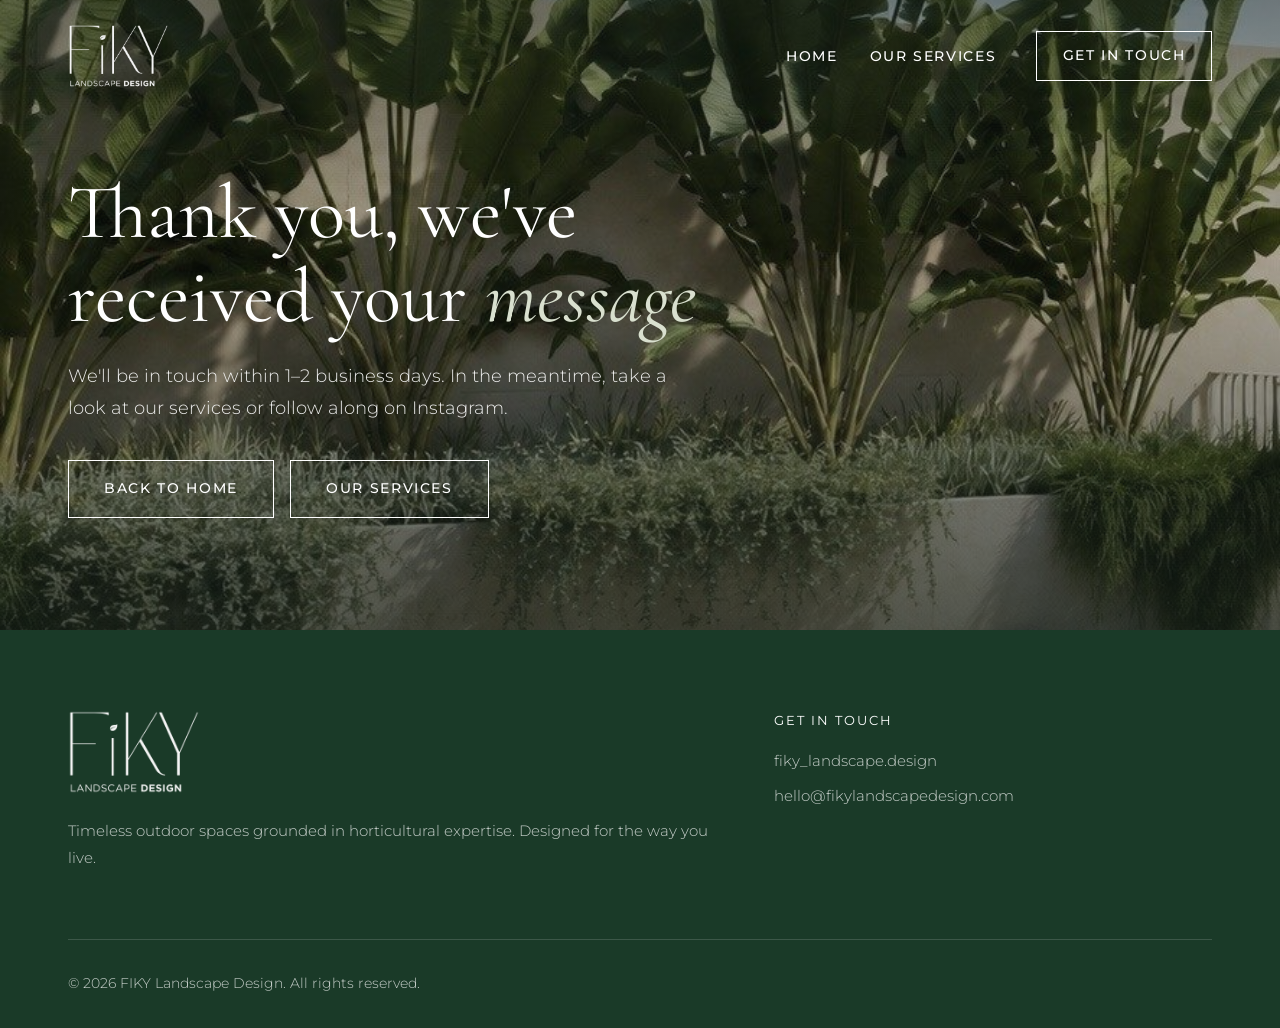
<file: thank-you.html>
<!doctype html>
<html lang="en-AU">
<head>
<meta charset="utf-8">
<meta name="viewport" content="width=device-width, initial-scale=1">
<title>Thank you – FIKY Landscape Design</title>
<meta name="robots" content="noindex">
<meta name="description" content="This page could not be found.">
<link rel="canonical" href="https://fikylandscapedesign.com/404">
<meta property="og:type" content="website">
<meta property="og:site_name" content="FIKY Landscape Design">
<meta property="og:title" content="Page not found">
<meta property="og:description" content="This page could not be found.">
<meta property="og:url" content="https://fikylandscapedesign.com/404">
<meta property="og:image" content="https://fikylandscapedesign.com/og-image.jpg">
<meta property="og:image:width" content="1200">
<meta property="og:image:height" content="630">
<meta name="twitter:card" content="summary_large_image">
<link rel="icon" type="image/png" href="/favicon.png">
<link rel="apple-touch-icon" href="/apple-touch-icon.png">
<meta name="theme-color" content="#234d36">
<link rel="preconnect" href="https://fonts.googleapis.com">
<link rel="preconnect" href="https://fonts.gstatic.com" crossorigin>
<link href="https://fonts.googleapis.com/css2?family=Cormorant+Garamond:ital,wght@0,400;0,500;1,400;1,500&family=Montserrat:wght@300;400;500;600&display=swap" rel="stylesheet">
<link rel="stylesheet" href="/styles.css">
<!-- Google Analytics 4 -->
<script async src="https://www.googletagmanager.com/gtag/js?id=G-3CTC7P4EQV"></script>
<script>
  window.dataLayer = window.dataLayer || [];
  function gtag(){dataLayer.push(arguments);}
  gtag('js', new Date());
  gtag('config', 'G-3CTC7P4EQV');
</script>
<!-- Microsoft Clarity -->
<script type="text/javascript">
    (function(c,l,a,r,i,t,y){
        c[a]=c[a]||function(){(c[a].q=c[a].q||[]).push(arguments)};
        t=l.createElement(r);t.async=1;t.src="https://www.clarity.ms/tag/"+i;
        y=l.getElementsByTagName(r)[0];y.parentNode.insertBefore(t,y);
    })(window, document, "clarity", "script", "yqmq55ql16");
</script>
</head>
<body>
<a class="skip-link" href="#content">Skip to main content</a>
<header class="site-header">
  <div class="wrap">
    <a class="logo" href="/" aria-label="FIKY Landscape Design home"><img class="logo-white" src="/logo-white.png" alt="FIKY Landscape Design" width="101" height="64"><img class="logo-green" src="/logo-green.png" alt="" aria-hidden="true" width="101" height="64"></a>
    <button class="nav-toggle" aria-label="Menu" aria-expanded="false" aria-controls="site-nav"><span></span><span></span><span></span></button>
    <nav class="nav" id="site-nav" aria-label="Main">
      <ul>
        <li><a href="/">Home</a></li>
        <li><a href="/our-services/">Our Services</a></li>
      </ul>
      <a class="btn btn--light" href="/contact-us/">Get In Touch</a>
    </nav>
  </div>
</header>
<main id="content">

<section class="hero hero--page" style="background-image:url('/strelitzia-planter-bench.jpg')">
  <div class="wrap">
    <h1>Thank you, we've received your <em>message</em></h1>
    <p>We'll be in touch within 1–2 business days. In the meantime, take a look at our services or follow along on Instagram.</p>
    <div class="btn-row"><a class="btn btn--light" href="/">Back to Home</a><a class="btn btn--light" href="/our-services/">Our Services</a></div>
  </div>
</section>
</main>
<footer class="site-footer">
  <div class="wrap">
    <div class="footer-grid">
      <div>
        <img src="/logo-white.png" alt="FIKY Landscape Design" width="132" height="84" loading="lazy">
        <p>Timeless outdoor spaces grounded in horticultural expertise. Designed for the way you live.</p>
      </div>
      <div>
        <h4>Get In Touch</h4>
        <ul>
          <li><a href="https://www.instagram.com/fiky_landscape.design/" target="_blank" rel="noopener">fiky_landscape.design</a></li>
          <li><a href="mailto:hello@fikylandscapedesign.com">hello@fikylandscapedesign.com</a></li>
        </ul>
      </div>
    </div>
    <p class="copyright">&copy; <span data-year>2026</span> FIKY Landscape Design. All rights reserved.</p>
  </div>
</footer>
<script src="/main.js" defer></script>
</body>
</html>
</file>
<file: styles.css>
/* FIKY Landscape Design
   Colours and fonts live in :root so they are easy to fine-tune. */

:root {
  /* Brand colours, sampled from the FIKY logo files */
  --forest: #234d36;      /* FIKY green (logo letters) */
  --forest-dark: #1a3a28; /* footer, overlays, mobile menu */
  --olive: #454839;       /* "LANDSCAPE DESIGN" wordmark colour, used for body text */
  --sage: #7d8f76;        /* soft accent from the green */
  --sand: #d8d2c4;        /* hairlines */
  --linen: #f5f3ee;       /* page background */
  --white: #ffffff;
  --ink: #454839;
  --muted: #6b6d5f;

  /* Montserrat matches the logo wordmark; Cormorant Garamond for headlines */
  --serif: "Cormorant Garamond", Georgia, "Times New Roman", serif;
  --sans: "Montserrat", "Helvetica Neue", Arial, sans-serif;

  --wrap: 1240px;
  --gutter: clamp(1.25rem, 4vw, 3rem);
  --section: clamp(4.5rem, 10vw, 8rem);
}

*, *::before, *::after { box-sizing: border-box; }
html { scroll-behavior: smooth; }
body {
  margin: 0;
  font-family: var(--sans);
  font-weight: 300;
  font-size: 1rem;
  line-height: 1.75;
  color: var(--ink);
  background: var(--linen);
  -webkit-font-smoothing: antialiased;
}
img { max-width: 100%; display: block; }
a { color: inherit; }
:focus-visible { outline: 2px solid var(--sage); outline-offset: 3px; }

.skip-link {
  position: absolute; left: -9999px; top: 0;
  background: var(--forest); color: var(--white); padding: .75rem 1rem; z-index: 100;
}
.skip-link:focus { left: 1rem; top: 1rem; }

.wrap { width: 100%; max-width: var(--wrap); margin: 0 auto; padding: 0 var(--gutter); }

/* ---------- Type ---------- */
h1, h2, h3 {
  font-family: var(--serif);
  font-weight: 400;
  line-height: 1.1;
  margin: 0 0 1.25rem;
  color: var(--forest);
}
h1 { font-size: clamp(2.6rem, 6vw, 5rem); }
h2 { font-size: clamp(2.1rem, 4.4vw, 3.5rem); }
h3 { font-size: clamp(1.5rem, 2.4vw, 1.9rem); }
h1 em, h2 em { font-style: italic; color: var(--sage); }
p { margin: 0 0 1.25rem; max-width: 65ch; }

.eyebrow {
  font-family: var(--sans);
  font-size: .8rem;
  font-weight: 400;
  letter-spacing: .18em;
  text-transform: uppercase;
  color: var(--sage);
  margin-bottom: 1rem;
  display: block;
}

.quote {
  font-family: var(--serif);
  font-style: italic;
  font-size: clamp(1.5rem, 3vw, 2.25rem);
  line-height: 1.35;
  color: var(--forest);
  max-width: 34ch;
  margin: 0 0 1.5rem;
}

/* ---------- Buttons ---------- */
.btn {
  display: inline-block;
  font-family: var(--sans);
  font-size: .85rem;
  font-weight: 400;
  letter-spacing: .12em;
  text-transform: uppercase;
  text-decoration: none;
  padding: 1rem 2.2rem;
  border: 1px solid var(--forest);
  background: var(--forest);
  color: var(--white);
  transition: background .25s, color .25s, border-color .25s;
}
.btn:hover { background: transparent; color: var(--forest); }
.btn--light { background: transparent; border-color: var(--white); color: var(--white); }
.btn--light:hover { background: var(--white); color: var(--forest); }
.btn--ghost { background: transparent; color: var(--forest); }
.btn--ghost:hover { background: var(--forest); color: var(--white); }
.text-link {
  font-size: .8rem; letter-spacing: .14em; text-transform: uppercase;
  text-decoration: none; border-bottom: 1px solid var(--sand); padding-bottom: 2px;
}
.text-link:hover { border-color: var(--forest); }
.btn-row { display: flex; flex-wrap: wrap; gap: 1rem; }

/* ---------- Header ---------- */
.site-header {
  position: fixed; top: 0; left: 0; right: 0; z-index: 20;
  padding: 1.5rem 0;
  transition: background .3s, padding .3s, box-shadow .3s;
}
.site-header.is-scrolled { background: var(--linen); padding: .75rem 0; box-shadow: 0 1px 0 var(--sand); }
.logo { position: relative; display: block; }
.logo .logo-green { position: absolute; inset: 0; opacity: 0; transition: opacity .3s; }
.site-header.is-scrolled .logo .logo-white { opacity: 0; }
.site-header.is-scrolled .logo .logo-green { opacity: 1; }
.site-header.is-scrolled .nav a:not(.btn) { color: var(--forest); }
.site-header.is-scrolled .nav-toggle { color: var(--forest); }
.site-header.is-scrolled .nav .btn--light { background: var(--forest); border-color: var(--forest); color: var(--white); }
.site-header.is-scrolled .nav .btn--light:hover { background: transparent; color: var(--forest); }
.site-header .wrap { display: flex; align-items: center; justify-content: space-between; gap: 2rem; }
.logo img { height: 64px; width: auto; transition: opacity .3s, height .3s; }
.site-header.is-scrolled .logo img { height: 48px; }
.nav { display: flex; align-items: center; gap: 2.5rem; }
.nav ul { list-style: none; display: flex; gap: 2rem; margin: 0; padding: 0; }
.nav a:not(.btn) {
  color: var(--white); text-decoration: none; font-size: .85rem;
  letter-spacing: .12em; text-transform: uppercase;
}
.nav a:not(.btn):hover, .nav a[aria-current="page"] { opacity: .75; }
.nav .btn { padding: .75rem 1.6rem; }
.nav a:not(.btn), .btn, .eyebrow, .text-link { font-weight: 500; }

.nav-toggle {
  display: none; background: none; border: 0; padding: .5rem; cursor: pointer; color: var(--white);
}
.nav-toggle span { display: block; width: 26px; height: 1.5px; background: currentColor; margin: 6px 0; transition: transform .25s, opacity .25s; }

@media (max-width: 860px) {
  .nav-toggle { display: block; z-index: 30; }
  body.nav-open .nav-toggle { color: var(--white); }
  body.nav-open .nav a:not(.btn) { color: var(--white); }
  body.nav-open .nav .btn--light { background: transparent; border-color: var(--white); color: var(--white); }
  .nav {
    position: fixed; inset: 0; background: var(--forest-dark);
    flex-direction: column; justify-content: center; gap: 2.5rem;
    opacity: 0; visibility: hidden; transition: opacity .3s, visibility .3s;
  }
  .nav ul { flex-direction: column; align-items: center; gap: 1.75rem; }
  .nav a:not(.btn) { font-size: 1rem; }
  body.nav-open { overflow: hidden; }
  body.nav-open .nav { opacity: 1; visibility: visible; }
  body.nav-open .nav-toggle span:nth-child(1) { transform: translateY(7.5px) rotate(45deg); }
  body.nav-open .nav-toggle span:nth-child(2) { opacity: 0; }
  body.nav-open .nav-toggle span:nth-child(3) { transform: translateY(-7.5px) rotate(-45deg); }
}

/* ---------- Hero ---------- */
.hero {
  position: relative; min-height: 100vh; min-height: 100svh;
  display: flex; align-items: flex-end;
  color: var(--white);
  background: var(--forest-dark) center/cover no-repeat;
  padding: 10rem 0 clamp(4rem, 9vw, 7rem);
}
.hero::before {
  content: ""; position: absolute; inset: 0;
  background: linear-gradient(180deg, rgba(20,30,23,.55) 0%, rgba(20,30,23,.25) 40%, rgba(20,30,23,.7) 100%);
}
.hero .wrap { position: relative; }
.hero h1 { color: var(--white); max-width: 18ch; }
.hero h1 em { color: #d9e0cf; }
.hero p { font-size: 1.15rem; max-width: 52ch; color: rgba(255,255,255,.9); margin-bottom: 2.25rem; }
.hero--page { min-height: 70vh; min-height: 70svh; }
.hero .eyebrow { color: #d9e0cf; }

.breadcrumb { margin-top: 2.5rem; font-size: .85rem; letter-spacing: .08em; color: rgba(255,255,255,.8); }
.breadcrumb a { text-decoration: none; }
.breadcrumb a:hover { text-decoration: underline; }

/* ---------- Sections ---------- */
.section { padding: var(--section) 0; }
.section--white { background: var(--white); }
.section--forest { background: var(--forest); color: rgba(255,255,255,.88); }
.section--forest h2, .section--forest h3 { color: var(--white); }
.section--forest h2 em { color: #c9d3bd; }
.section--forest .eyebrow { color: #c9d3bd; }
.section-head { max-width: 760px; margin-bottom: clamp(2.5rem, 5vw, 4rem); }
.section-head--center { margin-left: auto; margin-right: auto; text-align: center; }
.section-head--center p { margin-left: auto; margin-right: auto; }

/* Intro quote + two images */
.intro { display: grid; grid-template-columns: 1fr 1.2fr; gap: clamp(2rem, 6vw, 5rem); align-items: center; }
.intro-images { display: grid; grid-template-columns: 1.4fr 1fr; gap: 1rem; align-items: end; }
.intro-images img { width: 100%; object-fit: cover; }
.intro-images img:first-child { aspect-ratio: 4/5; }
.intro-images img:last-child { aspect-ratio: 3/4; margin-bottom: 3rem; }

/* About: three elements */
.about { display: grid; grid-template-columns: 1fr 1fr; gap: clamp(2rem, 6vw, 5rem); }
.elements { list-style: none; margin: 0; padding: 0; }
.elements li {
  display: grid; grid-template-columns: 3.5rem 1fr; gap: 1rem;
  padding: 1.75rem 0; border-top: 1px solid var(--sand);
}
.elements li:last-child { border-bottom: 1px solid var(--sand); }
.num { font-family: var(--serif); font-size: 1.6rem; color: var(--sage); line-height: 1; }
.elements strong { display: block; font-family: var(--serif); font-weight: 500; font-size: 1.45rem; color: var(--forest); margin-bottom: .25rem; }
.elements p { margin: 0; color: var(--muted); }

/* Offer grid (home) */
.offer-grid { display: grid; grid-template-columns: repeat(4, 1fr); gap: 1px; background: var(--sand); border: 1px solid var(--sand); }
.offer {
  background: var(--white); padding: 2.5rem 2rem;
  display: flex; flex-direction: column; gap: .75rem;
}
.offer h3 { margin: .5rem 0 .25rem; }
.offer p { color: var(--muted); flex: 1; }

/* Statement band */
.statement { text-align: center; }
.statement .quote { margin: 0 auto 1.5rem; max-width: 40ch; color: var(--white); }
.statement p { margin: 0 auto; }

/* Process */
.process { list-style: none; margin: 0; padding: 0; display: grid; grid-template-columns: repeat(2, 1fr); gap: 3rem clamp(2rem, 6vw, 5rem); }
.process li { border-top: 1px solid rgba(255,255,255,.25); padding-top: 1.75rem; }
.section--white .process li, .section:not(.section--forest) .process li { border-color: var(--sand); }
.process .num { display: block; margin-bottom: 1rem; }
.process p { margin: 0; }

/* Gallery */
.gallery { display: grid; grid-template-columns: repeat(6, 1fr); grid-auto-rows: clamp(160px, 20vw, 280px); gap: .75rem; }
.gallery img { width: 100%; height: 100%; object-fit: cover; }
.gallery img:nth-child(1) { grid-column: span 3; grid-row: span 2; }
.gallery img:nth-child(2) { grid-column: span 3; }
.gallery img:nth-child(3) { grid-column: span 3; }
.gallery img:nth-child(4) { grid-column: span 2; }
.gallery img:nth-child(5) { grid-column: span 4; }

/* Contact band */
.contact-band { display: grid; grid-template-columns: 1.1fr 1fr; gap: clamp(2rem, 6vw, 5rem); align-items: end; }
.contact-links { list-style: none; padding: 0; margin: 0 0 1.5rem; }
.contact-links li { margin-bottom: .5rem; }
.contact-links a { font-family: var(--serif); font-size: 1.6rem; text-decoration: none; color: var(--forest); }
.contact-links a:hover { color: var(--sage); }

/* Services page */
.approach-grid { display: grid; grid-template-columns: repeat(3, 1fr); gap: clamp(1.5rem, 4vw, 3rem); }
.approach-grid article { border-top: 1px solid var(--sand); padding-top: 1.75rem; }
.approach-grid .eyebrow { margin: 1rem 0 .5rem; }
.approach-grid p { color: var(--muted); }

.service {
  display: grid; grid-template-columns: 1fr 1fr; gap: clamp(2rem, 6vw, 5rem);
  align-items: center; padding: clamp(2.5rem, 5vw, 4rem) 0;
  border-top: 1px solid var(--sand);
}
.service:first-of-type { border-top: 0; padding-top: 0; }
.service:nth-of-type(even) .service-img { order: 2; }
.service-img img { width: 100%; aspect-ratio: 4/3; object-fit: cover; }
.service ul { padding: 0; margin: 0 0 2rem; list-style: none; }
.service li { padding: .6rem 0 .6rem 1.5rem; border-bottom: 1px solid var(--sand); position: relative; }
.service li::before { content: ""; position: absolute; left: 0; top: 1.25rem; width: 8px; height: 1px; background: var(--sage); }
.service-label { display: flex; align-items: baseline; gap: 1rem; }

/* Contact page */
.contact-grid { display: grid; grid-template-columns: 1fr 1.25fr; gap: clamp(2rem, 6vw, 5rem); align-items: start; }
.details { list-style: none; padding: 0; margin: 2rem 0; }
.details li { padding: 1.25rem 0; border-top: 1px solid var(--sand); }
.details li:last-child { border-bottom: 1px solid var(--sand); }
.details strong { display: block; font-size: .8rem; letter-spacing: .14em; text-transform: uppercase; font-weight: 400; color: var(--sage); margin-bottom: .25rem; }
.details a { font-family: var(--serif); font-size: 1.4rem; color: var(--forest); text-decoration: none; }
.details span { display: block; color: var(--muted); font-size: .95rem; }
.form-card { background: var(--white); padding: clamp(1.75rem, 4vw, 3rem); }
.form-card h3 em { font-style: italic; color: var(--sage); }
.tally-placeholder {
  border: 1px dashed var(--sand); padding: 2rem; text-align: center; color: var(--muted); font-size: .95rem;
}

/* Footer */
.site-footer { background: var(--forest-dark); color: rgba(255,255,255,.75); padding: 5rem 0 2rem; font-size: .95rem; }
.footer-grid { display: grid; grid-template-columns: 1.5fr 1fr; gap: 3rem; padding-bottom: 3rem; border-bottom: 1px solid rgba(255,255,255,.15); }
.footer-grid img { height: 84px; width: auto; margin-bottom: 1.5rem; }
.site-footer h4 { font-family: var(--sans); font-weight: 400; font-size: .8rem; letter-spacing: .16em; text-transform: uppercase; color: var(--white); margin: 0 0 1rem; }
.site-footer ul { list-style: none; padding: 0; margin: 0; }
.site-footer li { margin-bottom: .5rem; }
.site-footer a { text-decoration: none; }
.site-footer a:hover { color: var(--white); }
.copyright { padding-top: 2rem; font-size: .85rem; margin: 0; max-width: none; }

/* ---------- Responsive ---------- */
@media (max-width: 1024px) {
  .offer-grid { grid-template-columns: repeat(2, 1fr); }
}
@media (max-width: 860px) {
  .intro, .about, .contact-band, .service, .contact-grid, .footer-grid { grid-template-columns: 1fr; }
  .service:nth-of-type(even) .service-img { order: 0; }
  .approach-grid, .process { grid-template-columns: 1fr; }
  .gallery { grid-template-columns: repeat(2, 1fr); grid-auto-rows: 200px; }
  .gallery img:nth-child(n) { grid-column: span 1; grid-row: span 1; }
  .gallery img:nth-child(1) { grid-column: span 2; grid-row: span 2; }
  .gallery img:nth-child(5) { grid-column: span 2; }
}
@media (max-width: 560px) {
  .offer-grid { grid-template-columns: 1fr; }
  .logo img { height: 48px; }
}
@media (prefers-reduced-motion: reduce) {
  html { scroll-behavior: auto; }
  * { transition: none !important; }
}

/* Contact form */
.enquiry-form { display: grid; gap: 1.1rem; margin-top: 1.5rem; }
.enquiry-form .field-row { display: grid; grid-template-columns: 1fr 1fr; gap: 1.1rem; }
.enquiry-form label { display: grid; gap: .4rem; font-size: .85rem; font-weight: 500; color: var(--forest); }
.enquiry-form input, .enquiry-form select, .enquiry-form textarea {
  font: inherit; font-weight: 300; font-size: 1rem; color: var(--ink);
  background: var(--linen); border: 1px solid var(--sand); border-radius: 0;
  padding: .85rem 1rem; width: 100%;
}
.enquiry-form input:focus, .enquiry-form select:focus, .enquiry-form textarea:focus { outline: 2px solid var(--sage); outline-offset: 1px; border-color: var(--forest); }
.enquiry-form textarea { resize: vertical; }
.enquiry-form .btn { justify-self: start; cursor: pointer; margin-top: .5rem; }
.hidden-field { position: absolute; left: -9999px; }
@media (max-width: 560px) { .enquiry-form .field-row { grid-template-columns: 1fr; } }
</file>
